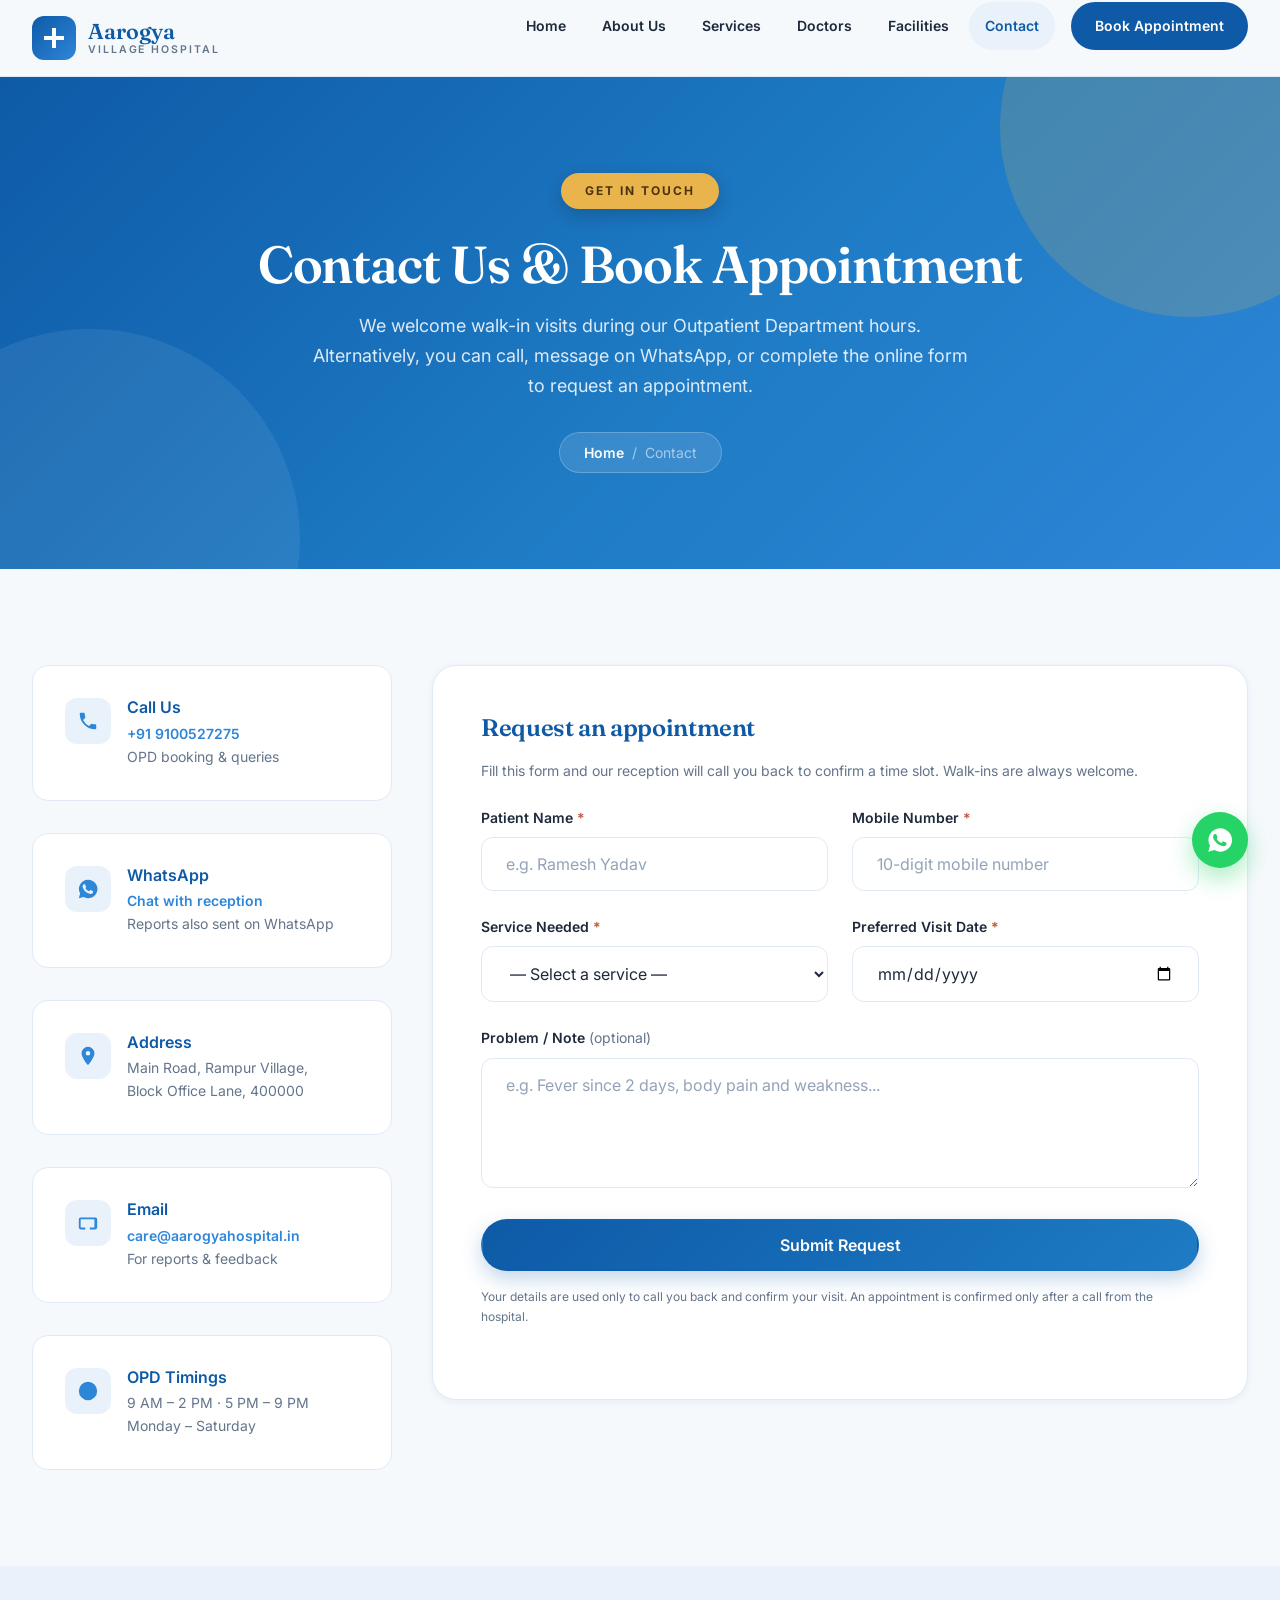
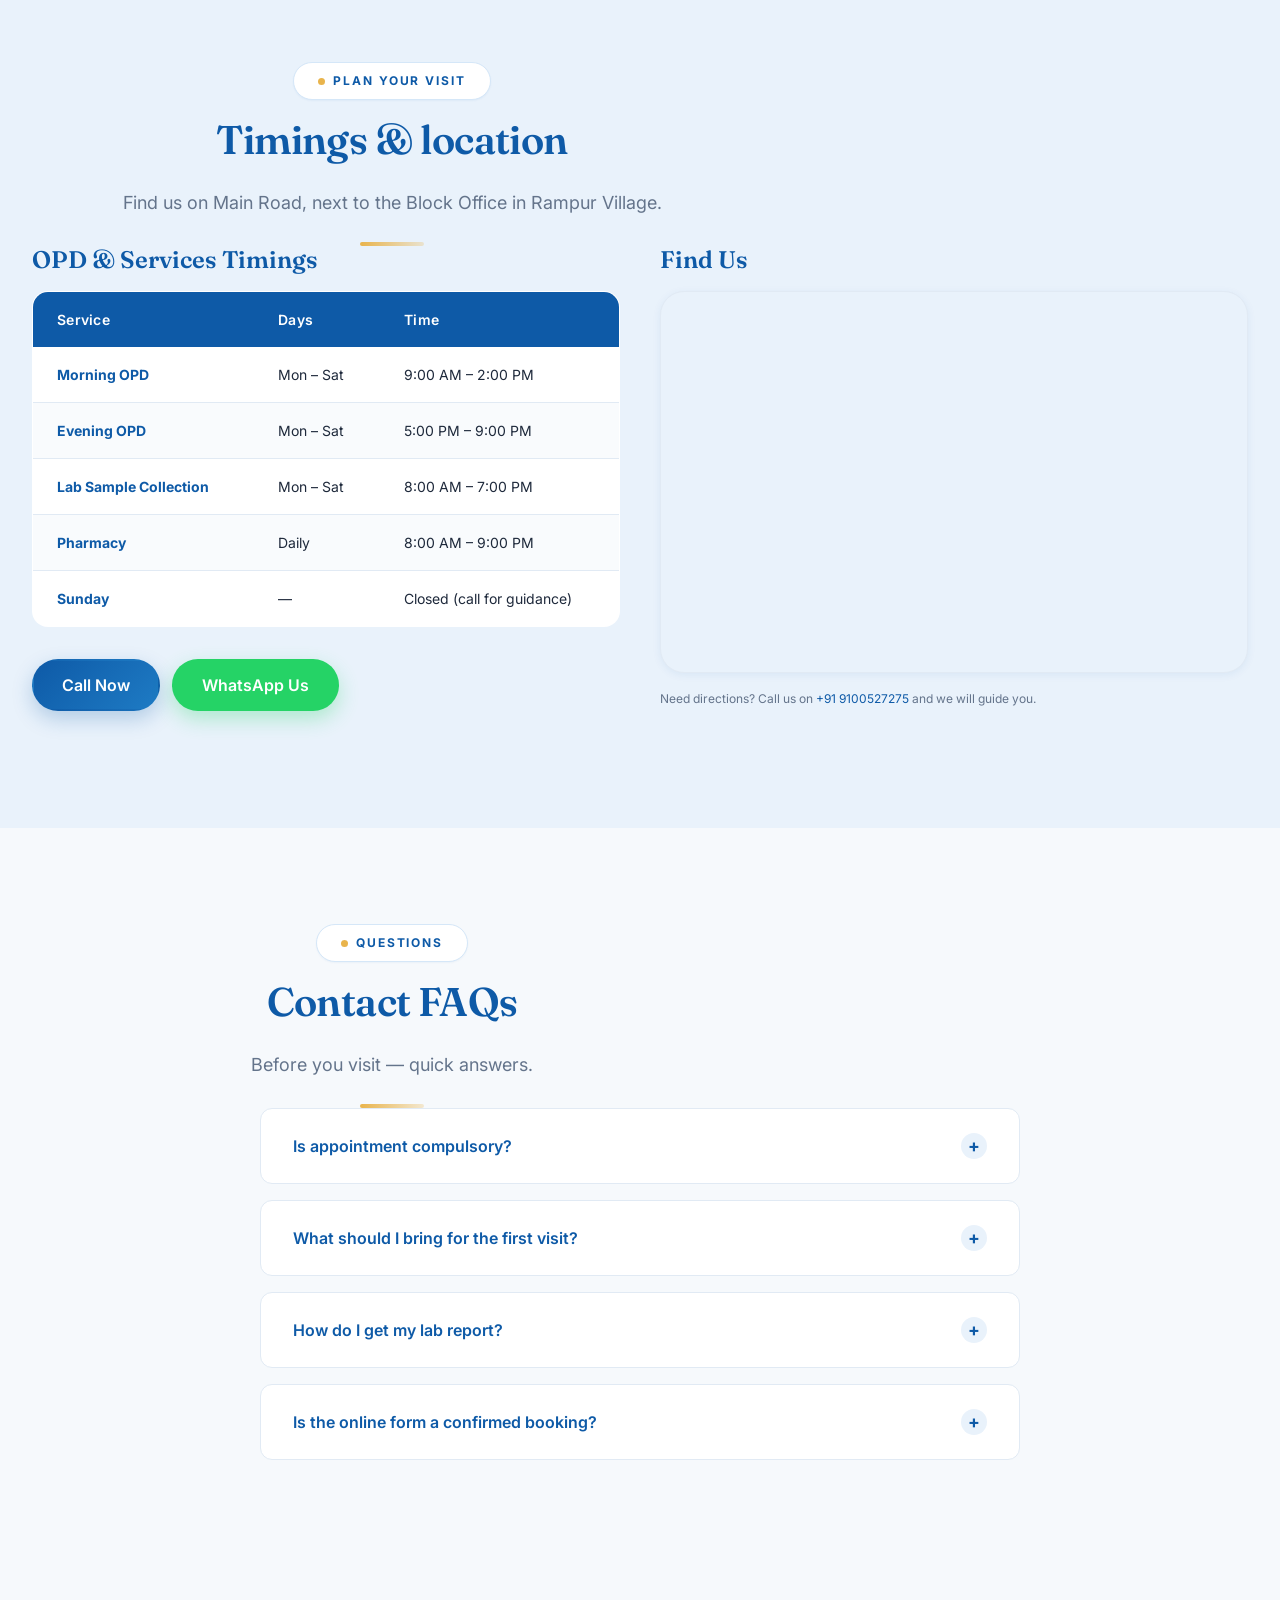
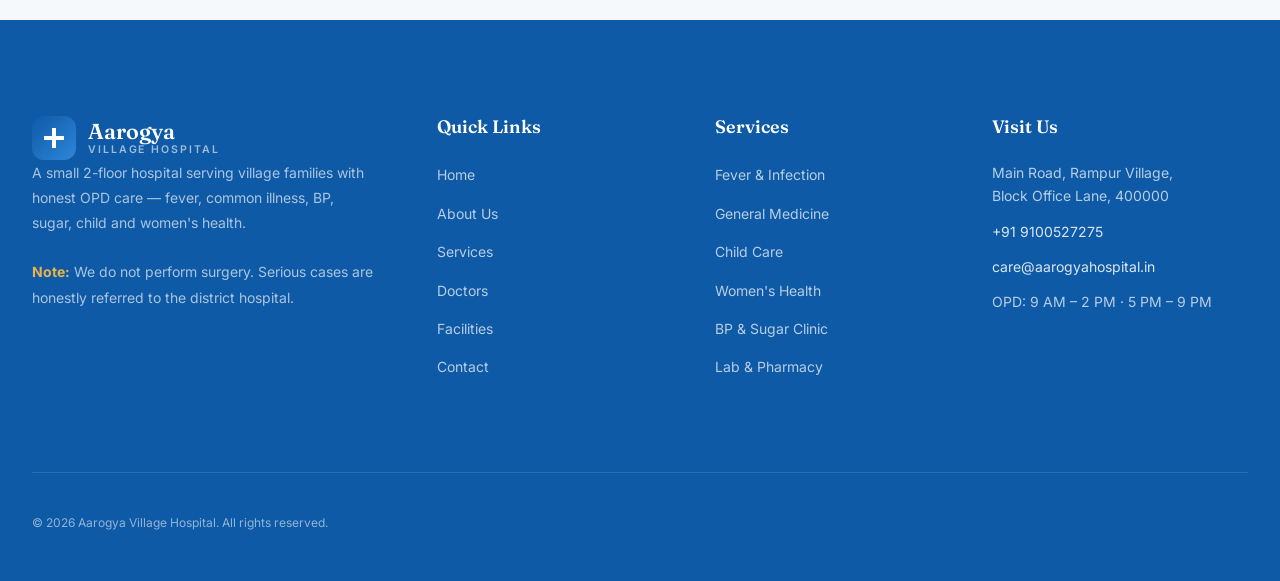
<file: contact.html>
<!DOCTYPE html>
<html lang="en">
<head>
  <meta charset="UTF-8" />
  <meta name="viewport" content="width=device-width, initial-scale=1.0" />
  <title>Contact &amp; Appointment | Aarogya Village Hospital</title>
  <meta name="description" content="Contact Aarogya Village Hospital — book an OPD appointment, get directions to Main Road Rampur Village, call +91 9100527275 or chat on WhatsApp. OPD 9 AM–2 PM &amp; 5–9 PM." />
  <meta name="keywords" content="book appointment village hospital, Aarogya hospital contact, hospital phone number, OPD timings" />
  <meta name="robots" content="index, follow" />
  <meta name="theme-color" content="#0E5AA7" />
  <link rel="preconnect" href="https://fonts.googleapis.com" />
  <link rel="preconnect" href="https://fonts.gstatic.com" crossorigin />
  <link href="https://fonts.googleapis.com/css2?family=Fraunces:opsz,wght@9..144,500;9..144,600;9..144,700&family=Inter:wght@400;500;600;700&display=swap" rel="stylesheet" />
  <link rel="stylesheet" href="styles.css" />
  <link rel="icon" type="image/svg+xml" href="data:image/svg+xml,%3Csvg xmlns='http://www.w3.org/2000/svg' viewBox='0 0 64 64'%3E%3Crect width='64' height='64' rx='14' fill='%230E5AA7'/%3E%3Cg fill='%23FFFFFF'%3E%3Crect x='27' y='14' width='10' height='36' rx='4'/%3E%3Crect x='14' y='27' width='36' height='10' rx='4'/%3E%3C/g%3E%3C/svg%3E" />
  <script>document.documentElement.classList.add('js');</script>
</head>
<body>

  <!-- ======================== HEADER ======================== -->
  <header class="header">
    <div class="container">
      <a href="index.html" class="logo" aria-label="Aarogya Village Hospital — Home">
        <div class="logo-mark" aria-hidden="true"><svg viewBox="0 0 24 24"><path d="M10 2h4v8h8v4h-8v8h-4v-8H2v-4h8z"/></svg></div>
        <div class="logo-text">Aarogya<small>Village Hospital</small></div>
      </a>
      <nav aria-label="Main navigation">
        <ul class="nav-menu">
          <li><a class="nav-link" href="index.html">Home</a></li>
          <li><a class="nav-link" href="about.html">About Us</a></li>
          <li><a class="nav-link" href="services.html">Services</a></li>
          <li><a class="nav-link" href="doctors.html">Doctors</a></li>
          <li><a class="nav-link" href="facilities.html">Facilities</a></li>
          <li><a class="nav-link nav-link--active" href="contact.html">Contact</a></li>
          <li><a class="nav-link nav-link--book" href="contact.html">Book Appointment</a></li>
        </ul>
      </nav>
      <button class="mobile-menu-btn" aria-label="Open menu" aria-controls="mobileNav"><span></span><span></span><span></span></button>
    </div>
  </header>

  <div class="mobile-overlay" id="mobileOverlay"></div>
  <nav class="mobile-nav" id="mobileNav" aria-label="Mobile navigation">
    <button class="mobile-nav__close" id="mobileNavClose" aria-label="Close menu">&#10005;</button>
    <ul class="mobile-nav__list">
      <li class="mobile-nav__item"><a href="index.html" class="mobile-nav__link">Home</a></li>
      <li class="mobile-nav__item"><a href="about.html" class="mobile-nav__link">About Us</a></li>
      <li class="mobile-nav__item"><a href="services.html" class="mobile-nav__link">Services</a></li>
      <li class="mobile-nav__item"><a href="doctors.html" class="mobile-nav__link">Doctors</a></li>
      <li class="mobile-nav__item"><a href="facilities.html" class="mobile-nav__link">Facilities</a></li>
      <li class="mobile-nav__item"><a href="contact.html" class="mobile-nav__link mobile-nav__link--active">Contact</a></li>
      <li class="mobile-nav__item"><a href="contact.html" class="mobile-nav__book">Book Appointment</a></li>
    </ul>
  </nav>

  <!-- ======================== PAGE HERO ======================== -->
  <section class="page-hero">
    <div class="container">
      <span class="eyebrow">Get In Touch</span>
      <h1>Contact Us &amp; Book Appointment</h1>
      <p>We welcome walk-in visits during our Outpatient Department hours. Alternatively, you can call, message on WhatsApp, or complete the online form to request an appointment.</p>
      <div class="breadcrumb"><a href="index.html">Home</a><span>/</span><span>Contact</span></div>
    </div>
  </section>

  <!-- ======================== CONTACT + FORM ======================== -->
  <section class="section">
    <div class="container">
      <div class="contact-layout">
        <!-- Info column -->
        <div class="contact-stack">
          <div class="info-card reveal">
            <div class="info-card__icon" aria-hidden="true">
              <svg viewBox="0 0 24 24"><path d="M6.6 10.8a15.1 15.1 0 0 0 6.6 6.6l2.2-2.2a1 1 0 0 1 1-.25 11.4 11.4 0 0 0 3.6.57 1 1 0 0 1 1 1V20a1 1 0 0 1-1 1A17 17 0 0 1 3 4a1 1 0 0 1 1-1h3.5a1 1 0 0 1 1 1c0 1.25.2 2.45.57 3.6a1 1 0 0 1-.25 1z"/></svg>
            </div>
            <div>
              <h4>Call Us</h4>
              <p><a href="tel:+919100527275">+91 9100527275</a><br />OPD booking &amp; queries</p>
            </div>
          </div>

          <div class="info-card reveal">
            <div class="info-card__icon" aria-hidden="true">
              <svg viewBox="0 0 24 24"><path d="M12 2a10 10 0 0 0-8.6 15L2 22l5.2-1.4A10 10 0 1 0 12 2zm5.3 14.1c-.2.6-1.3 1.2-1.8 1.2-.5.1-1 .2-3.4-.7-2.9-1.2-4.7-4.1-4.9-4.3-.1-.2-1.1-1.5-1.1-2.9s.7-2 1-2.3c.2-.3.5-.3.7-.3h.5c.2 0 .4 0 .6.5l.9 2.1c.1.2.1.4 0 .6l-.4.6c-.1.2-.3.3-.1.6.1.3.7 1.2 1.5 1.9 1 .9 1.9 1.2 2.2 1.3.2.1.4.1.6-.1l.8-1c.2-.2.4-.2.6-.1l2 1c.3.1.4.2.5.3.1.2.1.7-.1 1.3z"/></svg>
            </div>
            <div>
              <h4>WhatsApp</h4>
              <p><a href="https://wa.me/919100527275?text=Hello%2C%20I%20want%20to%20book%20an%20OPD%20visit" target="_blank" rel="noopener">Chat with reception</a><br />Reports also sent on WhatsApp</p>
            </div>
          </div>

          <div class="info-card reveal">
            <div class="info-card__icon" aria-hidden="true">
              <svg viewBox="0 0 24 24"><path d="M12 2a7 7 0 0 0-7 7c0 5.2 7 13 7 13s7-7.8 7-13a7 7 0 0 0-7-7zm0 9.5A2.5 2.5 0 1 1 12 6.5a2.5 2.5 0 0 1 0 5z"/></svg>
            </div>
            <div>
              <h4>Address</h4>
              <p>Main Road, Rampur Village,<br />Block Office Lane, 400000</p>
            </div>
          </div>

          <div class="info-card reveal">
            <div class="info-card__icon" aria-hidden="true">
              <svg viewBox="0 0 24 24"><path d="M4 6h16a2 2 0 0 1 2 2v9a2 2 0 0 1-2 2h-6v-2h5V8H4v9h5v2H4a2 2 0 0 1-2-2V8a2 2 0 0 1 2-2z"/></svg>
            </div>
            <div>
              <h4>Email</h4>
              <p><a href="mailto:care@aarogyahospital.in">care@aarogyahospital.in</a><br />For reports &amp; feedback</p>
            </div>
          </div>

          <div class="info-card reveal">
            <div class="info-card__icon" aria-hidden="true">
              <svg viewBox="0 0 24 24"><path d="M12 2a10 10 0 1 0 0 20 10 10 0 0 0 0-20zm1 10.6V7h-2v6.4l4.5 2.7 1-1.7z"/></svg>
            </div>
            <div>
              <h4>OPD Timings</h4>
              <p>9 AM – 2 PM · 5 PM – 9 PM<br />Monday – Saturday</p>
            </div>
          </div>
        </div>

        <!-- Form column -->
        <div class="contact-stack">
          <div class="form-card reveal">
            <h2>Request an appointment</h2>
            <p style="color:var(--muted); font-size:var(--fs-sm);">Fill this form and our reception will call you back to confirm a time slot. Walk-ins are always welcome.</p>

            <div class="alert alert--success" id="formAlert" role="status">
              <strong>Thank you - your request has been received.</strong>
              Please call <a href="tel:+919100527275">+91 9100527275</a> or WhatsApp us to confirm your visit.
            </div>

            <form id="appointmentForm" novalidate>
              <div class="form-row">
                <div class="form-group">
                  <label for="patientName">Patient Name <span class="req">*</span></label>
                  <input type="text" id="patientName" name="patientName" placeholder="e.g. Ramesh Yadav" autocomplete="name" />
                  <span class="error-msg"></span>
                </div>
                <div class="form-group">
                  <label for="phone">Mobile Number <span class="req">*</span></label>
                  <input type="tel" id="phone" name="phone" placeholder="10-digit mobile number" inputmode="numeric" autocomplete="tel" maxlength="13" />
                  <span class="error-msg"></span>
                </div>
              </div>

              <div class="form-row">
                <div class="form-group">
                  <label for="service">Service Needed <span class="req">*</span></label>
                  <select id="service" name="service">
                    <option value="">— Select a service —</option>
                    <option value="fever">Fever &amp; Infection Clinic</option>
                    <option value="general">General Medicine</option>
                    <option value="child">Child Care</option>
                    <option value="women">Women's Health</option>
                    <option value="bp">BP &amp; Sugar Clinic</option>
                    <option value="wound">Minor Wounds &amp; Dressing</option>
                    <option value="lab">Lab Tests</option>
                    <option value="pharmacy">Pharmacy Enquiry</option>
                  </select>
                  <span class="error-msg"></span>
                </div>
                <div class="form-group">
                  <label for="visitDate">Preferred Visit Date <span class="req">*</span></label>
                  <input type="date" id="visitDate" name="visitDate" />
                  <span class="error-msg"></span>
                </div>
              </div>

              <div class="form-group">
                <label for="message">Problem / Note <span style="color:var(--muted); font-weight:400;">(optional)</span></label>
                <textarea id="message" name="message" placeholder="e.g. Fever since 2 days, body pain and weakness..."></textarea>
                <span class="error-msg"></span>
              </div>

              <button type="submit" class="btn btn--primary btn--full">Submit Request</button>
              <p class="form-note">Your details are used only to call you back and confirm your visit. An appointment is confirmed only after a call from the hospital.</p>
            </form>
          </div>
        </div>
      </div>
    </div>
  </section>

  <!-- ======================== TIMINGS + MAP ======================== -->
  <section class="section section--tint">
    <div class="container">
      <div class="section-header reveal">
        <span class="eyebrow">Plan Your Visit</span>
        <h2>Timings &amp; location</h2>
        <p>Find us on Main Road, next to the Block Office in Rampur Village.</p>
      </div>
      <div class="grid-2">
        <div class="reveal">
          <h3>OPD &amp; Services Timings</h3>
          <table class="timings" style="margin-top:var(--sp-4);">
            <thead>
              <tr><th>Service</th><th>Days</th><th>Time</th></tr>
            </thead>
            <tbody>
              <tr><td><strong>Morning OPD</strong></td><td>Mon – Sat</td><td>9:00 AM – 2:00 PM</td></tr>
              <tr><td><strong>Evening OPD</strong></td><td>Mon – Sat</td><td>5:00 PM – 9:00 PM</td></tr>
              <tr><td><strong>Lab Sample Collection</strong></td><td>Mon – Sat</td><td>8:00 AM – 7:00 PM</td></tr>
              <tr><td><strong>Pharmacy</strong></td><td>Daily</td><td>8:00 AM – 9:00 PM</td></tr>
              <tr><td><strong>Sunday</strong></td><td>—</td><td>Closed (call for guidance)</td></tr>
            </tbody>
          </table>
          <div style="display:flex; gap:var(--sp-3); flex-wrap:wrap; margin-top:var(--sp-6);">
            <a href="tel:+919100527275" class="btn btn--primary">Call Now</a>
            <a href="https://wa.me/919100527275?text=Hello%2C%20I%20want%20to%20book%20an%20OPD%20visit" target="_blank" rel="noopener" class="btn btn--whatsapp">WhatsApp Us</a>
          </div>
        </div>
        <div class="reveal">
          <h3>Find Us</h3>
          <div class="map-wrap" style="margin-top:var(--sp-4);">
            <iframe
              src="https://www.openstreetmap.org/export/embed.html?bbox=72.80%2C19.00%2C72.90%2C19.10&amp;layer=mapnik&amp;marker=19.05%2C72.85"
              title="Map showing Rampur Village location"
              loading="lazy"
              referrerpolicy="no-referrer-when-downgrade"></iframe>
          </div>
          <p class="form-note">Need directions? Call us on <a href="tel:+919100527275">+91 9100527275</a> and we will guide you.</p>
        </div>
      </div>
    </div>
  </section>

  <!-- ======================== FAQ ======================== -->
  <section class="section">
    <div class="container">
      <div class="section-header reveal">
        <span class="eyebrow">Questions</span>
        <h2>Contact FAQs</h2>
        <p>Before you visit — quick answers.</p>
      </div>
      <div class="faq-list">
        <div class="faq-item reveal">
          <button class="faq-question" type="button" aria-expanded="false">
            Is appointment compulsory?
            <span class="faq-toggle" aria-hidden="true">+</span>
          </button>
          <div class="faq-answer">No. Walk-ins are welcome during OPD hours. Booking a slot only helps reduce your waiting time, especially in the evening session.</div>
        </div>
        <div class="faq-item reveal">
          <button class="faq-question" type="button" aria-expanded="false">
            What should I bring for the first visit?
            <span class="faq-toggle" aria-hidden="true">+</span>
          </button>
          <div class="faq-answer">Any old prescriptions, previous test reports and a list of medicines you currently take. For children, bring the vaccination card if available.</div>
        </div>
        <div class="faq-item reveal">
          <button class="faq-question" type="button" aria-expanded="false">
            How do I get my lab report?
            <span class="faq-toggle" aria-hidden="true">+</span>
          </button>
          <div class="faq-answer">Reports are handed over at the reception during your visit, or sent on WhatsApp if you share your number with the lab technician.</div>
        </div>
        <div class="faq-item reveal">
          <button class="faq-question" type="button" aria-expanded="false">
            Is the online form a confirmed booking?
            <span class="faq-toggle" aria-hidden="true">+</span>
          </button>
          <div class="faq-answer">No. An appointment is confirmed only after our reception calls you back on the number you provide. If you need an urgent slot, call <a href="tel:+919100527275">+91 9100527275</a> directly.</div>
        </div>
      </div>
    </div>
  </section>

  <!-- ======================== FOOTER ======================== -->
  <footer class="footer">
    <div class="container">
      <div class="footer-grid">
        <div class="footer__brand">
          <a href="index.html" class="logo" aria-label="Aarogya Village Hospital">
            <div class="logo-mark" aria-hidden="true"><svg viewBox="0 0 24 24"><path d="M10 2h4v8h8v4h-8v8h-4v-8H2v-4h8z"/></svg></div>
            <div class="logo-text">Aarogya<small>Village Hospital</small></div>
          </a>
          <p>A small 2-floor hospital serving village families with honest OPD care — fever, common illness, BP, sugar, child and women's health.</p>
          <p style="font-size:var(--fs-sm);"><strong style="color:var(--accent);">Note:</strong> We do not perform surgery. Serious cases are honestly referred to the district hospital.</p>
        </div>
        <div>
          <h4 class="footer__heading">Quick Links</h4>
          <ul class="footer-links">
            <li><a href="index.html">Home</a></li>
            <li><a href="about.html">About Us</a></li>
            <li><a href="services.html">Services</a></li>
            <li><a href="doctors.html">Doctors</a></li>
            <li><a href="facilities.html">Facilities</a></li>
            <li><a href="contact.html">Contact</a></li>
          </ul>
        </div>
        <div>
          <h4 class="footer__heading">Services</h4>
          <ul class="footer-links">
            <li><a href="services.html">Fever &amp; Infection</a></li>
            <li><a href="services.html">General Medicine</a></li>
            <li><a href="services.html">Child Care</a></li>
            <li><a href="services.html">Women's Health</a></li>
            <li><a href="services.html">BP &amp; Sugar Clinic</a></li>
            <li><a href="services.html">Lab &amp; Pharmacy</a></li>
          </ul>
        </div>
        <div>
          <h4 class="footer__heading">Visit Us</h4>
          <ul class="footer-links footer-contact">
            <li>Main Road, Rampur Village,<br />Block Office Lane, 400000</li>
            <li><a href="tel:+919100527275">+91 9100527275</a></li>
            <li><a href="mailto:care@aarogyahospital.in">care@aarogyahospital.in</a></li>
            <li>OPD: 9 AM – 2 PM · 5 PM – 9 PM</li>
          </ul>
        </div>
      </div>
      <div class="footer-bottom">
        <p>&copy; <span id="currentYear">2026</span> Aarogya Village Hospital. All rights reserved.</p>
        
      </div>
    </div>
  </footer>

  <a class="fab-whatsapp" href="https://wa.me/919100527275?text=Hello%2C%20I%20want%20to%20book%20an%20OPD%20visit" target="_blank" rel="noopener" aria-label="Chat on WhatsApp">
    <svg viewBox="0 0 24 24"><path d="M12 2a10 10 0 0 0-8.6 15L2 22l5.2-1.4A10 10 0 1 0 12 2zm5.3 14.1c-.2.6-1.3 1.2-1.8 1.2-.5.1-1 .2-3.4-.7-2.9-1.2-4.7-4.1-4.9-4.3-.1-.2-1.1-1.5-1.1-2.9s.7-2 1-2.3c.2-.3.5-.3.7-.3h.5c.2 0 .4 0 .6.5l.9 2.1c.1.2.1.4 0 .6l-.4.6c-.1.2-.3.3-.1.6.1.3.7 1.2 1.5 1.9 1 .9 1.9 1.2 2.2 1.3.2.1.4.1.6-.1l.8-1c.2-.2.4-.2.6-.1l2 1c.3.1.4.2.5.3.1.2.1.7-.1 1.3z"/></svg>
  </a>

  <script src="app.js"></script>
</body>
</html>
</file>
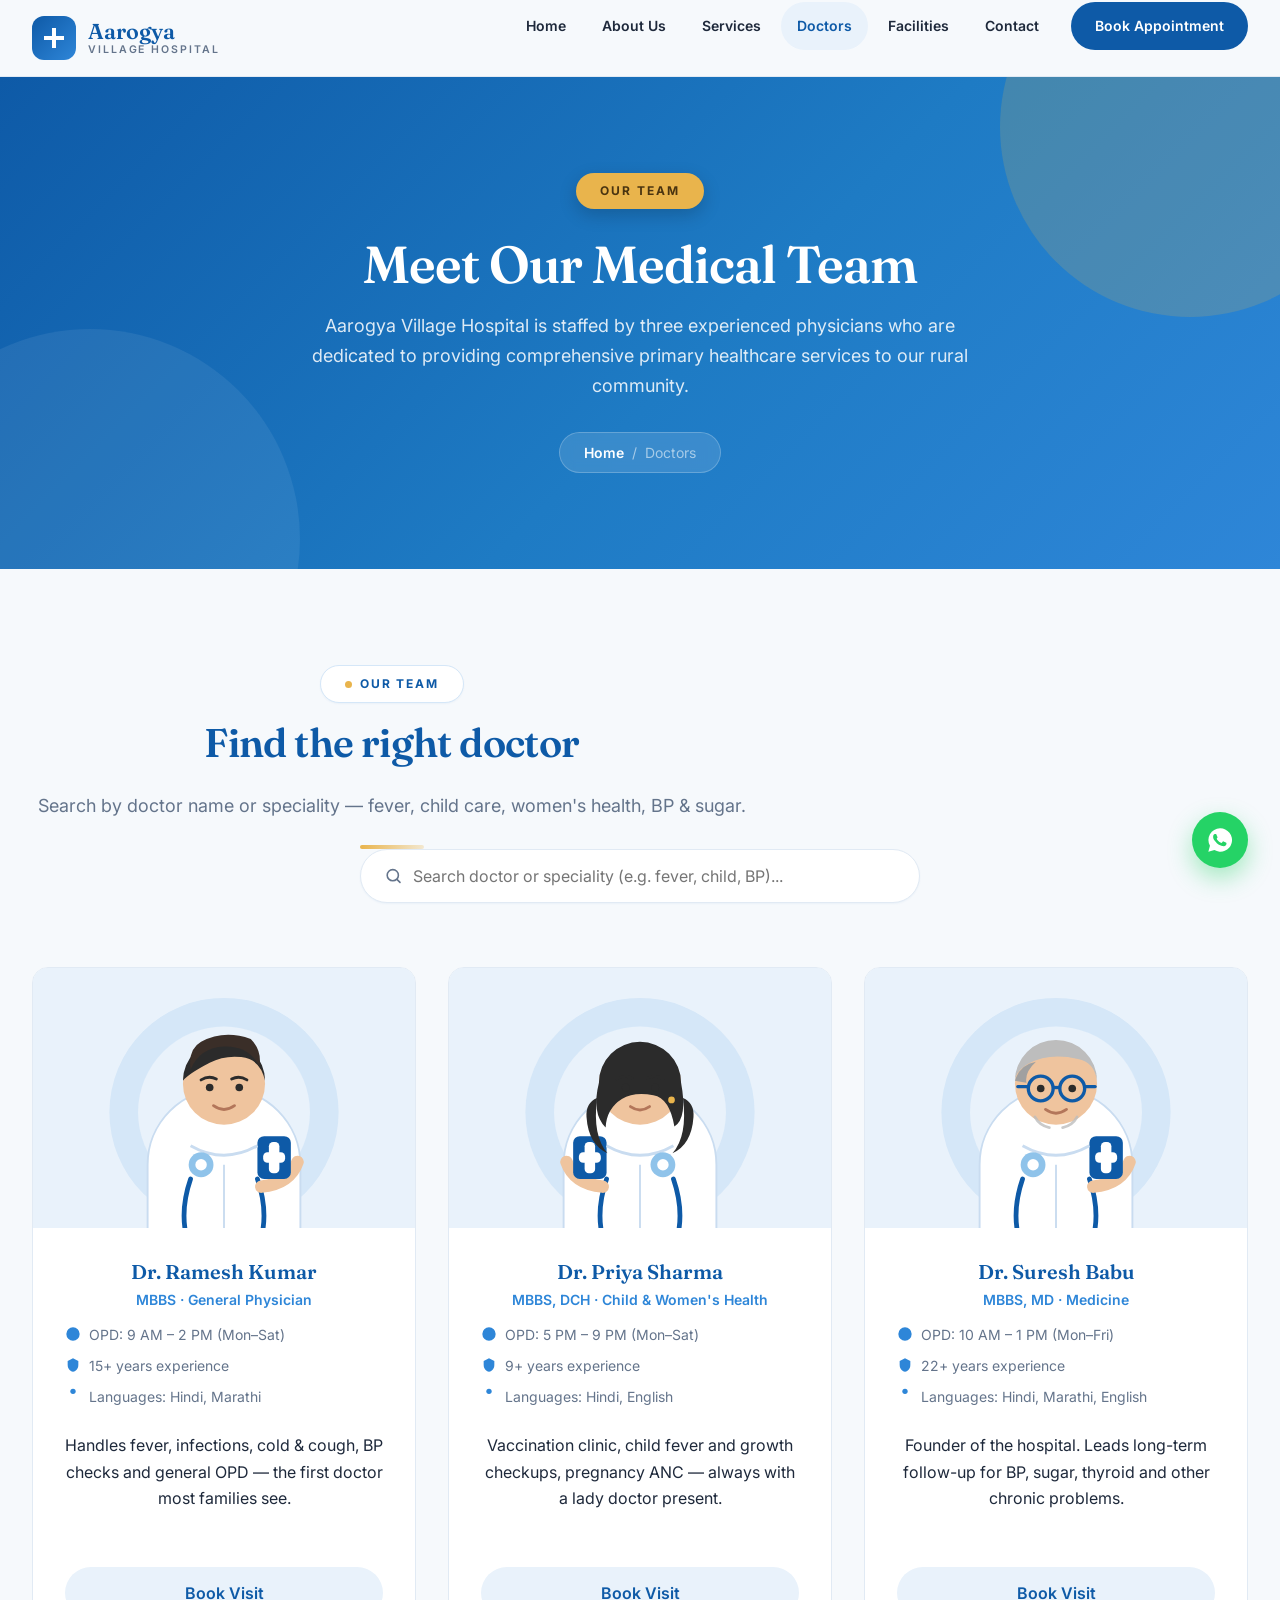
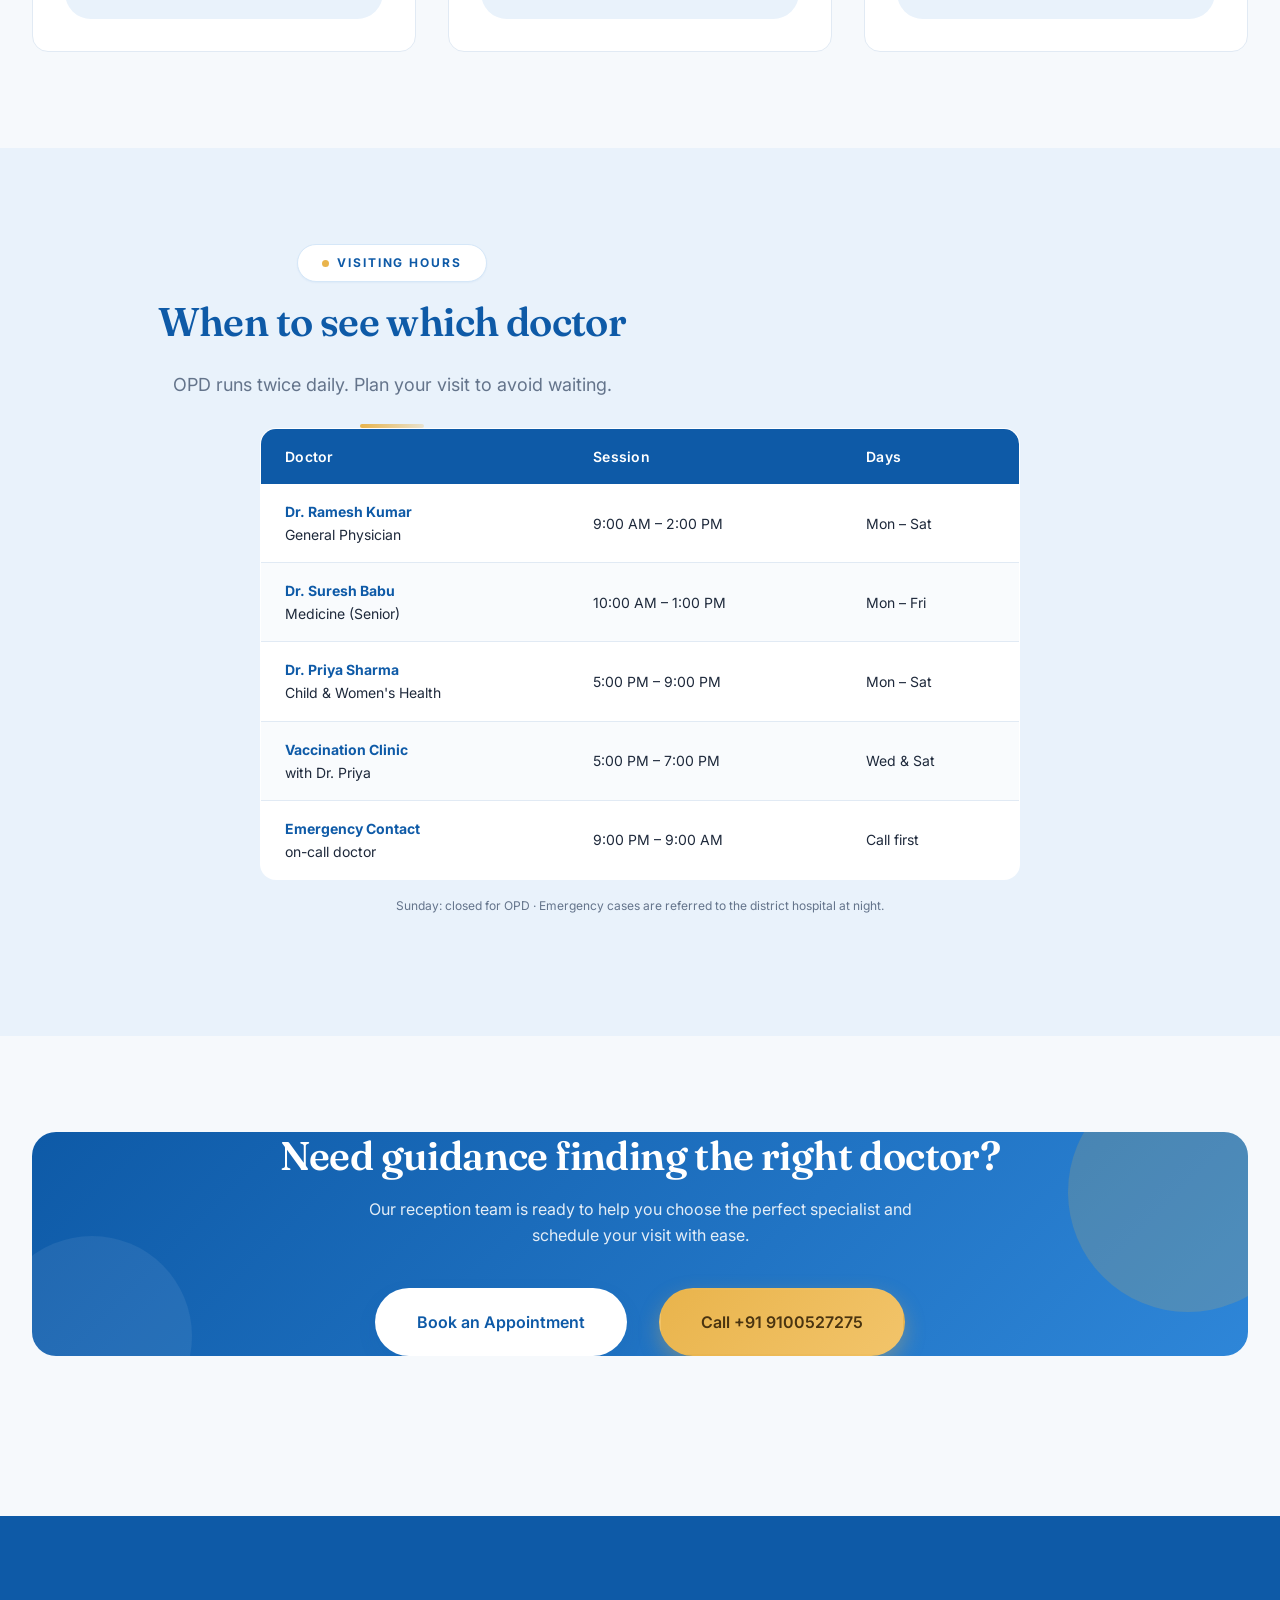
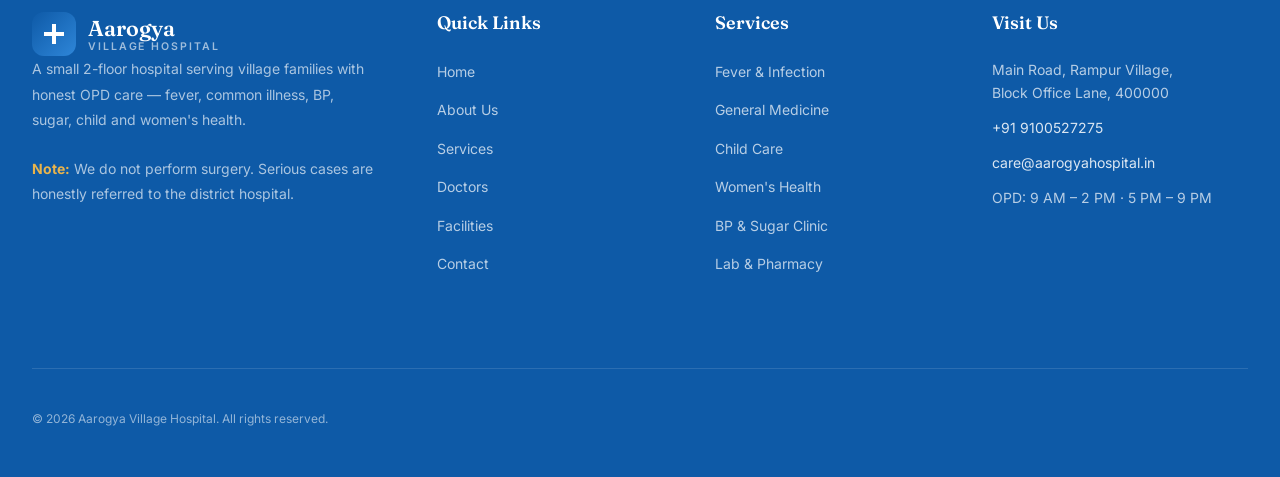
<file: doctors.html>
<!DOCTYPE html>
<html lang="en">
<head>
  <meta charset="UTF-8" />
  <meta name="viewport" content="width=device-width, initial-scale=1.0" />
  <title>Our Doctors | Aarogya Village Hospital</title>
  <meta name="description" content="Meet the doctors of Aarogya Village Hospital — general physician, child &amp; women's health doctor and senior medicine specialist, with OPD timings and visiting hours." />
  <meta name="keywords" content="village hospital doctors, general physician, child doctor, lady doctor, BP sugar specialist" />
  <meta name="robots" content="index, follow" />
  <meta name="theme-color" content="#0E5AA7" />
  <link rel="preconnect" href="https://fonts.googleapis.com" />
  <link rel="preconnect" href="https://fonts.gstatic.com" crossorigin />
  <link href="https://fonts.googleapis.com/css2?family=Fraunces:opsz,wght@9..144,500;9..144,600;9..144,700&family=Inter:wght@400;500;600;700&display=swap" rel="stylesheet" />
  <link rel="stylesheet" href="styles.css" />
  <link rel="icon" type="image/svg+xml" href="data:image/svg+xml,%3Csvg xmlns='http://www.w3.org/2000/svg' viewBox='0 0 64 64'%3E%3Crect width='64' height='64' rx='14' fill='%230E5AA7'/%3E%3Cg fill='%23FFFFFF'%3E%3Crect x='27' y='14' width='10' height='36' rx='4'/%3E%3Crect x='14' y='27' width='36' height='10' rx='4'/%3E%3C/g%3E%3C/svg%3E" />
  <script>document.documentElement.classList.add('js');</script>
</head>
<body>

  <!-- ======================== HEADER ======================== -->
  <header class="header">
    <div class="container">
      <a href="index.html" class="logo" aria-label="Aarogya Village Hospital — Home">
        <div class="logo-mark" aria-hidden="true"><svg viewBox="0 0 24 24"><path d="M10 2h4v8h8v4h-8v8h-4v-8H2v-4h8z"/></svg></div>
        <div class="logo-text">Aarogya<small>Village Hospital</small></div>
      </a>
      <nav aria-label="Main navigation">
        <ul class="nav-menu">
          <li><a class="nav-link" href="index.html">Home</a></li>
          <li><a class="nav-link" href="about.html">About Us</a></li>
          <li><a class="nav-link" href="services.html">Services</a></li>
          <li><a class="nav-link nav-link--active" href="doctors.html">Doctors</a></li>
          <li><a class="nav-link" href="facilities.html">Facilities</a></li>
          <li><a class="nav-link" href="contact.html">Contact</a></li>
          <li><a class="nav-link nav-link--book" href="contact.html">Book Appointment</a></li>
        </ul>
      </nav>
      <button class="mobile-menu-btn" aria-label="Open menu" aria-controls="mobileNav"><span></span><span></span><span></span></button>
    </div>
  </header>

  <div class="mobile-overlay" id="mobileOverlay"></div>
  <nav class="mobile-nav" id="mobileNav" aria-label="Mobile navigation">
    <button class="mobile-nav__close" id="mobileNavClose" aria-label="Close menu">&#10005;</button>
    <ul class="mobile-nav__list">
      <li class="mobile-nav__item"><a href="index.html" class="mobile-nav__link">Home</a></li>
      <li class="mobile-nav__item"><a href="about.html" class="mobile-nav__link">About Us</a></li>
      <li class="mobile-nav__item"><a href="services.html" class="mobile-nav__link">Services</a></li>
      <li class="mobile-nav__item"><a href="doctors.html" class="mobile-nav__link mobile-nav__link--active">Doctors</a></li>
      <li class="mobile-nav__item"><a href="facilities.html" class="mobile-nav__link">Facilities</a></li>
      <li class="mobile-nav__item"><a href="contact.html" class="mobile-nav__link">Contact</a></li>
      <li class="mobile-nav__item"><a href="contact.html" class="mobile-nav__book">Book Appointment</a></li>
    </ul>
  </nav>

  <!-- ======================== PAGE HERO ======================== -->
  <section class="page-hero">
    <div class="container">
      <span class="eyebrow">Our Team</span>
      <h1>Meet Our Medical Team</h1>
      <p>Aarogya Village Hospital is staffed by three experienced physicians who are dedicated to providing comprehensive primary healthcare services to our rural community.</p>
      <div class="breadcrumb"><a href="index.html">Home</a><span>/</span><span>Doctors</span></div>
    </div>
  </section>

  <!-- ======================== SEARCH + DOCTORS ======================== -->
  <section class="section">
    <div class="container">
      <div class="section-header reveal">
        <span class="eyebrow">Our Team</span>
        <h2>Find the right doctor</h2>
        <p>Search by doctor name or speciality — fever, child care, women's health, BP &amp; sugar.</p>
      </div>

      <div class="search-box reveal">
        <svg viewBox="0 0 24 24" fill="none" stroke="currentColor" stroke-width="2" stroke-linecap="round" aria-hidden="true"><circle cx="11" cy="11" r="7"/><path d="m20 20-3.5-3.5"/></svg>
        <input type="search" id="doctorSearch" placeholder="Search doctor or speciality (e.g. fever, child, BP)..." aria-label="Search doctors" />
      </div>

      <div class="doctor-grid">
        <article class="doctor-card reveal" data-name="Dr. Ramesh Kumar" data-spec="General Physician Fever Infection BP">
          <div class="doctor-card__media"><img src="assets/images/doctor-ramesh.svg" alt="Portrait of Dr. Ramesh Kumar, general physician" loading="lazy" width="800" height="600" /></div>
          <div class="doctor-card__body">
            <h3>Dr. Ramesh Kumar</h3>
            <div class="doctor-card__spec">MBBS · General Physician</div>
            <ul class="doctor-card__meta">
              <li><svg viewBox="0 0 24 24"><path d="M12 2a10 10 0 1 0 0 20 10 10 0 0 0 0-20zm1 10.6V7h-2v6.4l4.5 2.7 1-1.7z"/></svg>OPD: 9 AM – 2 PM (Mon–Sat)</li>
              <li><svg viewBox="0 0 24 24"><path d="M12 2 4 6v6c0 5 3.4 9.7 8 10 4.6-.3 8-5 8-10V6z"/></svg>15+ years experience</li>
              <li><svg viewBox="0 0 24 24"><path d="M12 1a4 4 0 0 1 4 4 4 4 0 0 1-4 4 4 4 0 0 1-4-4 4 4 0 0 1 4-4z"/></svg>Languages: Hindi, Marathi</li>
            </ul>
            <p>Handles fever, infections, cold &amp; cough, BP checks and general OPD — the first doctor most families see.</p>
          </div>
          <div class="doctor-card__foot"><a href="contact.html" class="btn btn--soft btn--full">Book Visit</a></div>
        </article>

        <article class="doctor-card reveal" data-name="Dr. Priya Sharma" data-spec="Child Care Women Health Vaccination Pregnancy ANC">
          <div class="doctor-card__media"><img src="assets/images/doctor-priya.svg" alt="Portrait of Dr. Priya Sharma, child and women's health doctor" loading="lazy" width="800" height="600" /></div>
          <div class="doctor-card__body">
            <h3>Dr. Priya Sharma</h3>
            <div class="doctor-card__spec">MBBS, DCH · Child &amp; Women's Health</div>
            <ul class="doctor-card__meta">
              <li><svg viewBox="0 0 24 24"><path d="M12 2a10 10 0 1 0 0 20 10 10 0 0 0 0-20zm1 10.6V7h-2v6.4l4.5 2.7 1-1.7z"/></svg>OPD: 5 PM – 9 PM (Mon–Sat)</li>
              <li><svg viewBox="0 0 24 24"><path d="M12 2 4 6v6c0 5 3.4 9.7 8 10 4.6-.3 8-5 8-10V6z"/></svg>9+ years experience</li>
              <li><svg viewBox="0 0 24 24"><path d="M12 1a4 4 0 0 1 4 4 4 4 0 0 1-4 4 4 4 0 0 1-4-4 4 4 0 0 1 4-4z"/></svg>Languages: Hindi, English</li>
            </ul>
            <p>Vaccination clinic, child fever and growth checkups, pregnancy ANC — always with a lady doctor present.</p>
          </div>
          <div class="doctor-card__foot"><a href="contact.html" class="btn btn--soft btn--full">Book Visit</a></div>
        </article>

        <article class="doctor-card reveal" data-name="Dr. Suresh Babu" data-spec="Senior Medicine MD BP Sugar Diabetes Thyroid">
          <div class="doctor-card__media"><img src="assets/images/doctor-suresh.svg" alt="Portrait of Dr. Suresh Babu, senior medicine specialist" loading="lazy" width="800" height="600" /></div>
          <div class="doctor-card__body">
            <h3>Dr. Suresh Babu</h3>
            <div class="doctor-card__spec">MBBS, MD · Medicine</div>
            <ul class="doctor-card__meta">
              <li><svg viewBox="0 0 24 24"><path d="M12 2a10 10 0 1 0 0 20 10 10 0 0 0 0-20zm1 10.6V7h-2v6.4l4.5 2.7 1-1.7z"/></svg>OPD: 10 AM – 1 PM (Mon–Fri)</li>
              <li><svg viewBox="0 0 24 24"><path d="M12 2 4 6v6c0 5 3.4 9.7 8 10 4.6-.3 8-5 8-10V6z"/></svg>22+ years experience</li>
              <li><svg viewBox="0 0 24 24"><path d="M12 1a4 4 0 0 1 4 4 4 4 0 0 1-4 4 4 4 0 0 1-4-4 4 4 0 0 1 4-4z"/></svg>Languages: Hindi, Marathi, English</li>
            </ul>
            <p>Founder of the hospital. Leads long-term follow-up for BP, sugar, thyroid and other chronic problems.</p>
          </div>
          <div class="doctor-card__foot"><a href="contact.html" class="btn btn--soft btn--full">Book Visit</a></div>
        </article>
      </div>

      <p id="doctorEmpty" class="text-center" style="display:none; margin-top:var(--sp-8); color:var(--muted);">
        No doctor matches that search. Try "fever", "child", "women" or "BP" — or <a href="contact.html">call us at +91 9100527275</a>.
      </p>
    </div>
  </section>

  <!-- ======================== VISITING HOURS ======================== -->
  <section class="section section--tint">
    <div class="container">
      <div class="section-header reveal">
        <span class="eyebrow">Visiting Hours</span>
        <h2>When to see which doctor</h2>
        <p>OPD runs twice daily. Plan your visit to avoid waiting.</p>
      </div>
      <div class="reveal" style="max-width:760px; margin:0 auto;">
        <table class="timings">
          <thead>
            <tr><th>Doctor</th><th>Session</th><th>Days</th></tr>
          </thead>
          <tbody>
            <tr><td><strong>Dr. Ramesh Kumar</strong><br />General Physician</td><td>9:00 AM – 2:00 PM</td><td>Mon – Sat</td></tr>
            <tr><td><strong>Dr. Suresh Babu</strong><br />Medicine (Senior)</td><td>10:00 AM – 1:00 PM</td><td>Mon – Fri</td></tr>
            <tr><td><strong>Dr. Priya Sharma</strong><br />Child &amp; Women's Health</td><td>5:00 PM – 9:00 PM</td><td>Mon – Sat</td></tr>
            <tr><td><strong>Vaccination Clinic</strong><br />with Dr. Priya</td><td>5:00 PM – 7:00 PM</td><td>Wed &amp; Sat</td></tr>
            <tr><td><strong>Emergency Contact</strong><br />on-call doctor</td><td>9:00 PM – 9:00 AM</td><td>Call first</td></tr>
          </tbody>
        </table>
        <p class="form-note text-center" style="margin-top:var(--sp-4);">Sunday: closed for OPD · Emergency cases are referred to the district hospital at night.</p>
      </div>
    </div>
  </section>

  <!-- ======================== CTA ======================== -->
  <section class="section">
    <div class="container">
      <div class="cta-banner reveal">
        <h2>Need guidance finding the right doctor?</h2>
        <p>Our reception team is ready to help you choose the perfect specialist and schedule your visit with ease.</p>
        <div style="display:flex; gap:var(--sp-6); justify-content:center; flex-wrap:wrap;">
          <a href="contact.html" class="btn btn--white" style="padding: var(--sp-5) var(--sp-8); font-size: var(--fs-base);">Book an Appointment</a>
          <a href="tel:+919100527275" class="btn btn--accent" style="padding: var(--sp-5) var(--sp-8); font-size: var(--fs-base);">Call +91 9100527275</a>
        </div>
      </div>
    </div>
  </section>

  <!-- ======================== FOOTER ======================== -->
  <footer class="footer">
    <div class="container">
      <div class="footer-grid">
        <div class="footer__brand">
          <a href="index.html" class="logo" aria-label="Aarogya Village Hospital">
            <div class="logo-mark" aria-hidden="true"><svg viewBox="0 0 24 24"><path d="M10 2h4v8h8v4h-8v8h-4v-8H2v-4h8z"/></svg></div>
            <div class="logo-text">Aarogya<small>Village Hospital</small></div>
          </a>
          <p>A small 2-floor hospital serving village families with honest OPD care — fever, common illness, BP, sugar, child and women's health.</p>
          <p style="font-size:var(--fs-sm);"><strong style="color:var(--accent);">Note:</strong> We do not perform surgery. Serious cases are honestly referred to the district hospital.</p>
        </div>
        <div>
          <h4 class="footer__heading">Quick Links</h4>
          <ul class="footer-links">
            <li><a href="index.html">Home</a></li>
            <li><a href="about.html">About Us</a></li>
            <li><a href="services.html">Services</a></li>
            <li><a href="doctors.html">Doctors</a></li>
            <li><a href="facilities.html">Facilities</a></li>
            <li><a href="contact.html">Contact</a></li>
          </ul>
        </div>
        <div>
          <h4 class="footer__heading">Services</h4>
          <ul class="footer-links">
            <li><a href="services.html">Fever &amp; Infection</a></li>
            <li><a href="services.html">General Medicine</a></li>
            <li><a href="services.html">Child Care</a></li>
            <li><a href="services.html">Women's Health</a></li>
            <li><a href="services.html">BP &amp; Sugar Clinic</a></li>
            <li><a href="services.html">Lab &amp; Pharmacy</a></li>
          </ul>
        </div>
        <div>
          <h4 class="footer__heading">Visit Us</h4>
          <ul class="footer-links footer-contact">
            <li>Main Road, Rampur Village,<br />Block Office Lane, 400000</li>
            <li><a href="tel:+919100527275">+91 9100527275</a></li>
            <li><a href="mailto:care@aarogyahospital.in">care@aarogyahospital.in</a></li>
            <li>OPD: 9 AM – 2 PM · 5 PM – 9 PM</li>
          </ul>
        </div>
      </div>
      <div class="footer-bottom">
        <p>&copy; <span id="currentYear">2026</span> Aarogya Village Hospital. All rights reserved.</p>
        
      </div>
    </div>
  </footer>

  <a class="fab-whatsapp" href="https://wa.me/919100527275?text=Hello%2C%20I%20want%20to%20book%20an%20OPD%20visit" target="_blank" rel="noopener" aria-label="Chat on WhatsApp">
    <svg viewBox="0 0 24 24"><path d="M12 2a10 10 0 0 0-8.6 15L2 22l5.2-1.4A10 10 0 1 0 12 2zm5.3 14.1c-.2.6-1.3 1.2-1.8 1.2-.5.1-1 .2-3.4-.7-2.9-1.2-4.7-4.1-4.9-4.3-.1-.2-1.1-1.5-1.1-2.9s.7-2 1-2.3c.2-.3.5-.3.7-.3h.5c.2 0 .4 0 .6.5l.9 2.1c.1.2.1.4 0 .6l-.4.6c-.1.2-.3.3-.1.6.1.3.7 1.2 1.5 1.9 1 .9 1.9 1.2 2.2 1.3.2.1.4.1.6-.1l.8-1c.2-.2.4-.2.6-.1l2 1c.3.1.4.2.5.3.1.2.1.7-.1 1.3z"/></svg>
  </a>

  <script src="app.js"></script>
</body>
</html>
</file>
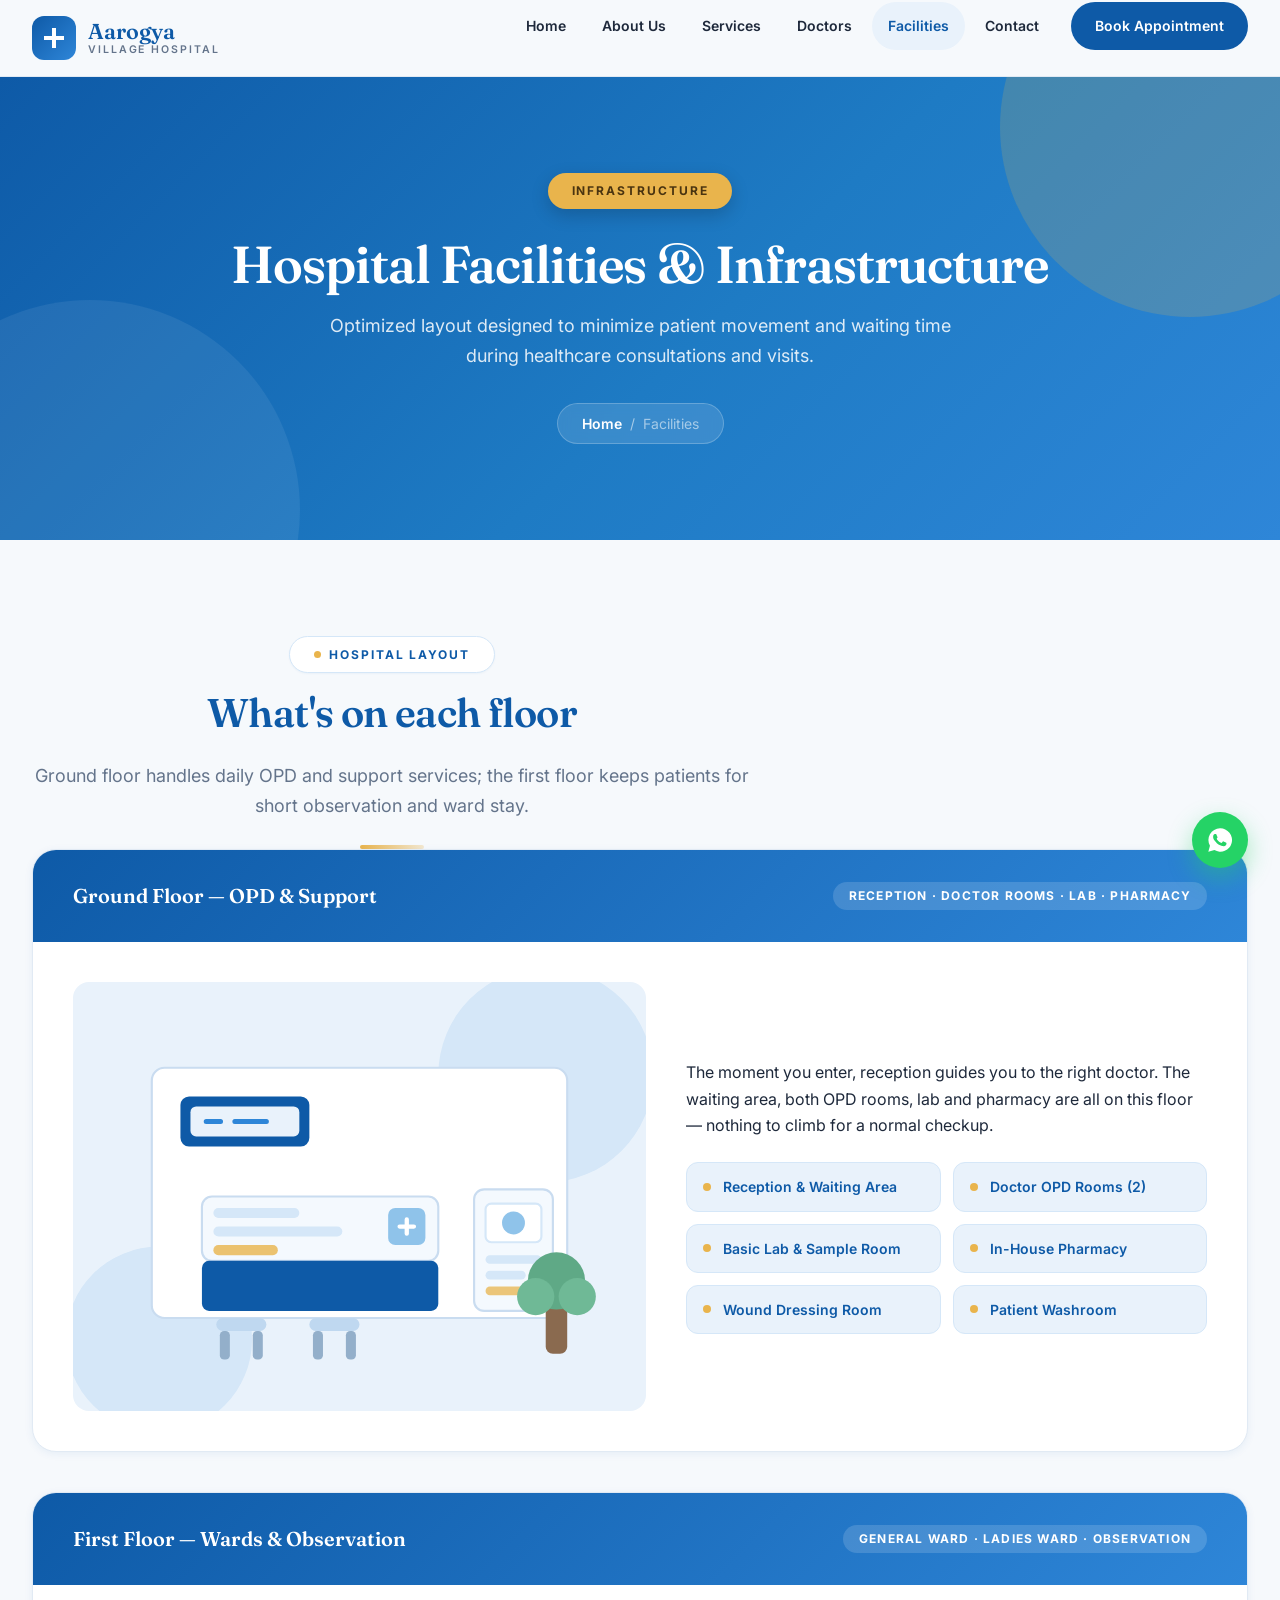
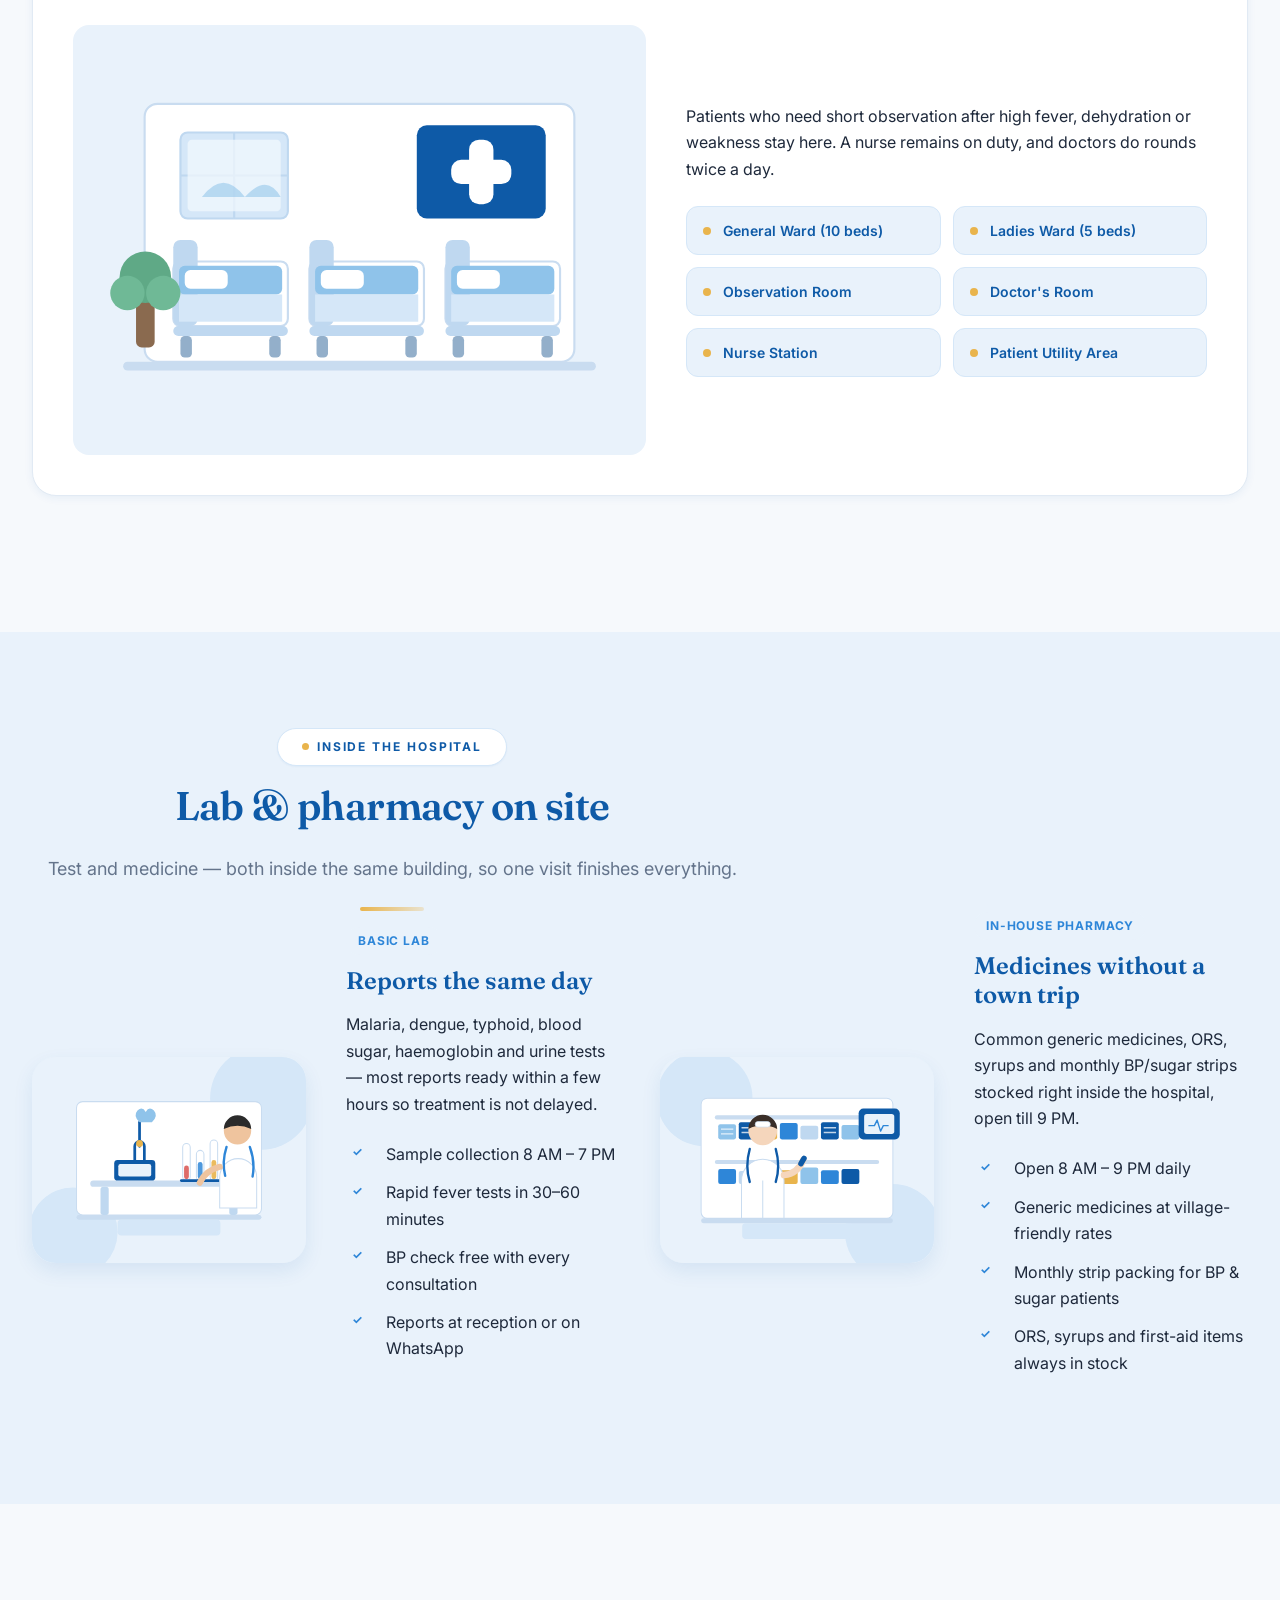
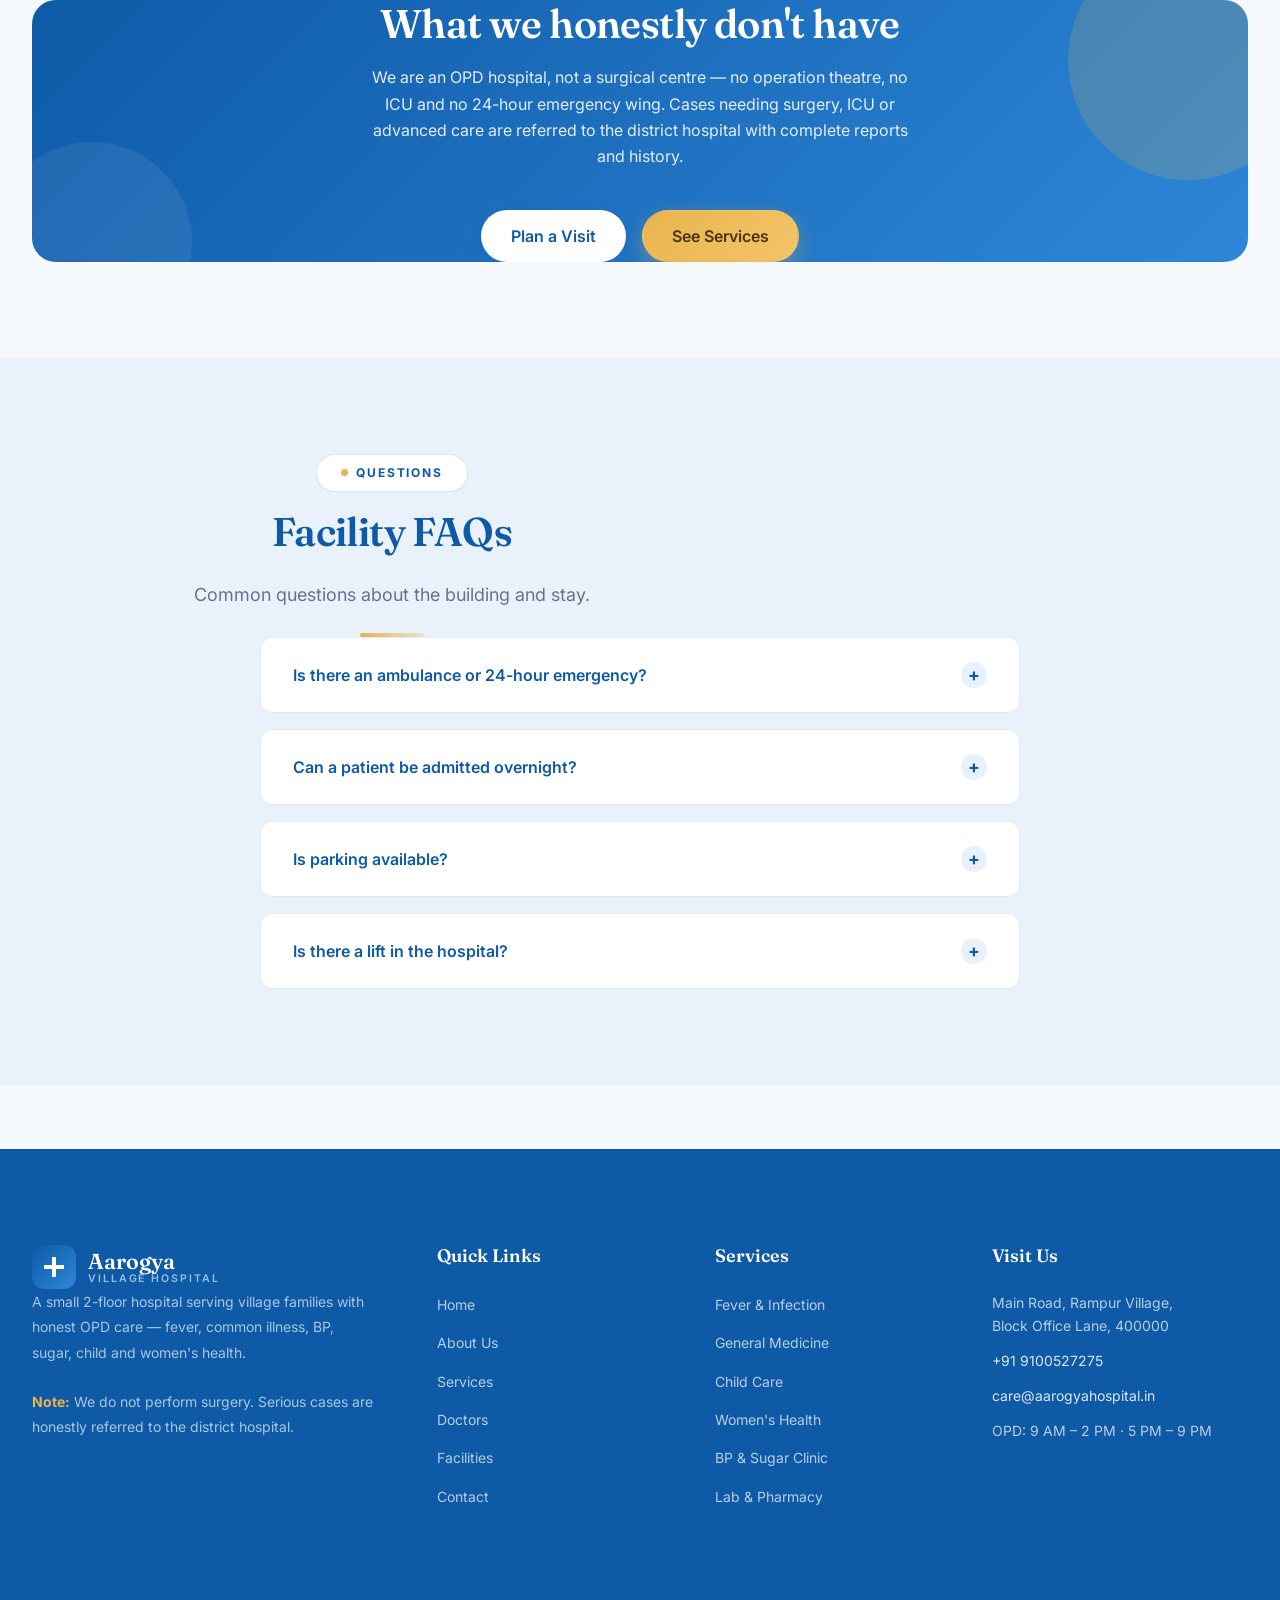
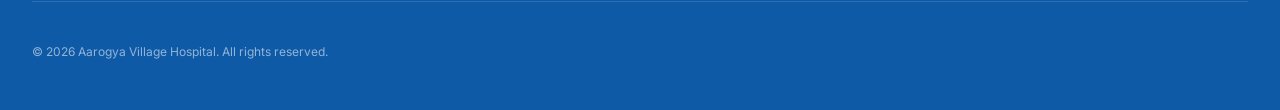
<file: facilities.html>
<!DOCTYPE html>
<html lang="en">
<head>
  <meta charset="UTF-8" />
  <meta name="viewport" content="width=device-width, initial-scale=1.0" />
  <title>Facilities | Aarogya Village Hospital</title>
  <meta name="description" content="Explore the two floors of Aarogya Village Hospital — ground floor reception, OPD rooms, lab and pharmacy; first floor general ward, ladies ward and observation room." />
  <meta name="keywords" content="village hospital facilities, general ward, hospital lab, hospital pharmacy, OPD rooms" />
  <meta name="robots" content="index, follow" />
  <meta name="theme-color" content="#0E5AA7" />
  <link rel="preconnect" href="https://fonts.googleapis.com" />
  <link rel="preconnect" href="https://fonts.gstatic.com" crossorigin />
  <link href="https://fonts.googleapis.com/css2?family=Fraunces:opsz,wght@9..144,500;9..144,600;9..144,700&family=Inter:wght@400;500;600;700&display=swap" rel="stylesheet" />
  <link rel="stylesheet" href="styles.css" />
  <link rel="icon" type="image/svg+xml" href="data:image/svg+xml,%3Csvg xmlns='http://www.w3.org/2000/svg' viewBox='0 0 64 64'%3E%3Crect width='64' height='64' rx='14' fill='%230E5AA7'/%3E%3Cg fill='%23FFFFFF'%3E%3Crect x='27' y='14' width='10' height='36' rx='4'/%3E%3Crect x='14' y='27' width='36' height='10' rx='4'/%3E%3C/g%3E%3C/svg%3E" />
  <script>document.documentElement.classList.add('js');</script>
</head>
<body>

  <!-- ======================== HEADER ======================== -->
  <header class="header">
    <div class="container">
      <a href="index.html" class="logo" aria-label="Aarogya Village Hospital — Home">
        <div class="logo-mark" aria-hidden="true"><svg viewBox="0 0 24 24"><path d="M10 2h4v8h8v4h-8v8h-4v-8H2v-4h8z"/></svg></div>
        <div class="logo-text">Aarogya<small>Village Hospital</small></div>
      </a>
      <nav aria-label="Main navigation">
        <ul class="nav-menu">
          <li><a class="nav-link" href="index.html">Home</a></li>
          <li><a class="nav-link" href="about.html">About Us</a></li>
          <li><a class="nav-link" href="services.html">Services</a></li>
          <li><a class="nav-link" href="doctors.html">Doctors</a></li>
          <li><a class="nav-link nav-link--active" href="facilities.html">Facilities</a></li>
          <li><a class="nav-link" href="contact.html">Contact</a></li>
          <li><a class="nav-link nav-link--book" href="contact.html">Book Appointment</a></li>
        </ul>
      </nav>
      <button class="mobile-menu-btn" aria-label="Open menu" aria-controls="mobileNav"><span></span><span></span><span></span></button>
    </div>
  </header>

  <div class="mobile-overlay" id="mobileOverlay"></div>
  <nav class="mobile-nav" id="mobileNav" aria-label="Mobile navigation">
    <button class="mobile-nav__close" id="mobileNavClose" aria-label="Close menu">&#10005;</button>
    <ul class="mobile-nav__list">
      <li class="mobile-nav__item"><a href="index.html" class="mobile-nav__link">Home</a></li>
      <li class="mobile-nav__item"><a href="about.html" class="mobile-nav__link">About Us</a></li>
      <li class="mobile-nav__item"><a href="services.html" class="mobile-nav__link">Services</a></li>
      <li class="mobile-nav__item"><a href="doctors.html" class="mobile-nav__link">Doctors</a></li>
      <li class="mobile-nav__item"><a href="facilities.html" class="mobile-nav__link mobile-nav__link--active">Facilities</a></li>
      <li class="mobile-nav__item"><a href="contact.html" class="mobile-nav__link">Contact</a></li>
      <li class="mobile-nav__item"><a href="contact.html" class="mobile-nav__book">Book Appointment</a></li>
    </ul>
  </nav>

  <!-- ======================== PAGE HERO ======================== -->
  <section class="page-hero">
    <div class="container">
      <span class="eyebrow">Infrastructure</span>
      <h1>Hospital Facilities &amp; Infrastructure</h1>
      <p>Optimized layout designed to minimize patient movement and waiting time during healthcare consultations and visits.</p>
      <div class="breadcrumb"><a href="index.html">Home</a><span>/</span><span>Facilities</span></div>
    </div>
  </section>

  <!-- ======================== FLOORS ======================== -->
  <section class="section">
    <div class="container">
      <div class="section-header reveal">
        <span class="eyebrow">Hospital Layout</span>
        <h2>What's on each floor</h2>
        <p>Ground floor handles daily OPD and support services; the first floor keeps patients for short observation and ward stay.</p>
      </div>

      <div class="floor-panel reveal">
        <div class="floor-panel__head">
          <h3>Ground Floor — OPD &amp; Support</h3>
          <span>Reception · Doctor Rooms · Lab · Pharmacy</span>
        </div>
        <div class="floor-panel__body">
          <img src="assets/images/reception.svg" alt="Hospital reception and waiting area with seating and plants" loading="lazy" width="800" height="600" />
          <div>
            <p>The moment you enter, reception guides you to the right doctor. The waiting area, both OPD rooms, lab and pharmacy are all on this floor — nothing to climb for a normal checkup.</p>
            <ul class="floor-rooms">
              <li>Reception &amp; Waiting Area</li>
              <li>Doctor OPD Rooms (2)</li>
              <li>Basic Lab &amp; Sample Room</li>
              <li>In-House Pharmacy</li>
              <li>Wound Dressing Room</li>
              <li>Patient Washroom</li>
            </ul>
          </div>
        </div>
      </div>

      <div class="floor-panel reveal">
        <div class="floor-panel__head">
          <h3>First Floor — Wards &amp; Observation</h3>
          <span>General Ward · Ladies Ward · Observation</span>
        </div>
        <div class="floor-panel__body">
          <img src="assets/images/ward.svg" alt="Clean general ward with neatly made beds and daylight" loading="lazy" width="800" height="600" />
          <div>
            <p>Patients who need short observation after high fever, dehydration or weakness stay here. A nurse remains on duty, and doctors do rounds twice a day.</p>
            <ul class="floor-rooms">
              <li>General Ward (10 beds)</li>
              <li>Ladies Ward (5 beds)</li>
              <li>Observation Room</li>
              <li>Doctor's Room</li>
              <li>Nurse Station</li>
              <li>Patient Utility Area</li>
            </ul>
          </div>
        </div>
      </div>
    </div>
  </section>

  <!-- ======================== SUPPORT FACILITIES ======================== -->
  <section class="section section--tint">
    <div class="container">
      <div class="section-header reveal">
        <span class="eyebrow">Inside the Hospital</span>
        <h2>Lab &amp; pharmacy on site</h2>
        <p>Test and medicine — both inside the same building, so one visit finishes everything.</p>
      </div>
      <div class="grid-2">
        <div class="split" style="gap:var(--sp-8);">
          <div class="split__media reveal">
            <img src="assets/images/lab.svg" alt="Diagnostic laboratory with microscope and test tubes" loading="lazy" width="800" height="600" />
          </div>
          <div class="reveal">
            <span class="card__tag">Basic Lab</span>
            <h3>Reports the same day</h3>
            <p>Malaria, dengue, typhoid, blood sugar, haemoglobin and urine tests — most reports ready within a few hours so treatment is not delayed.</p>
            <ul class="check-list">
              <li>Sample collection 8 AM – 7 PM</li>
              <li>Rapid fever tests in 30–60 minutes</li>
              <li>BP check free with every consultation</li>
              <li>Reports at reception or on WhatsApp</li>
            </ul>
          </div>
        </div>
        <div class="split" style="gap:var(--sp-8);">
          <div class="split__media reveal">
            <img src="assets/images/pharmacy.svg" alt="Hospital pharmacy with organized medicine shelves" loading="lazy" width="800" height="600" />
          </div>
          <div class="reveal">
            <span class="card__tag">In-House Pharmacy</span>
            <h3>Medicines without a town trip</h3>
            <p>Common generic medicines, ORS, syrups and monthly BP/sugar strips stocked right inside the hospital, open till 9 PM.</p>
            <ul class="check-list">
              <li>Open 8 AM – 9 PM daily</li>
              <li>Generic medicines at village-friendly rates</li>
              <li>Monthly strip packing for BP &amp; sugar patients</li>
              <li>ORS, syrups and first-aid items always in stock</li>
            </ul>
          </div>
        </div>
      </div>
    </div>
  </section>

  <!-- ======================== WHAT WE DON'T HAVE ======================== -->
  <section class="section">
    <div class="container">
      <div class="cta-banner reveal">
        <h2>What we honestly don't have</h2>
        <p>We are an OPD hospital, not a surgical centre — no operation theatre, no ICU and no 24-hour emergency wing. Cases needing surgery, ICU or advanced care are referred to the district hospital with complete reports and history.</p>
        <div style="display:flex; gap:var(--sp-4); justify-content:center; flex-wrap:wrap;">
          <a href="contact.html" class="btn btn--white">Plan a Visit</a>
          <a href="services.html" class="btn btn--accent">See Services</a>
        </div>
      </div>
    </div>
  </section>

  <!-- ======================== FAQ ======================== -->
  <section class="section section--tint">
    <div class="container">
      <div class="section-header reveal">
        <span class="eyebrow">Questions</span>
        <h2>Facility FAQs</h2>
        <p>Common questions about the building and stay.</p>
      </div>
      <div class="faq-list">
        <div class="faq-item reveal">
          <button class="faq-question" type="button" aria-expanded="false">
            Is there an ambulance or 24-hour emergency?
            <span class="faq-toggle" aria-hidden="true">+</span>
          </button>
          <div class="faq-answer">We provide day-time first-aid and emergency care during OPD hours. For night emergencies, call our on-call number — we guide and refer you to the nearest district hospital immediately. We do not claim a 24-hour emergency ward.</div>
        </div>
        <div class="faq-item reveal">
          <button class="faq-question" type="button" aria-expanded="false">
            Can a patient be admitted overnight?
            <span class="faq-toggle" aria-hidden="true">+</span>
          </button>
          <div class="faq-answer">Yes, short stays are possible in the general and ladies wards (15 beds total) for observation cases such as high fever, dehydration or weakness. Serious cases needing ICU-level care are referred to the district hospital.</div>
        </div>
        <div class="faq-item reveal">
          <button class="faq-question" type="button" aria-expanded="false">
            Is parking available?
            <span class="faq-toggle" aria-hidden="true">+</span>
          </button>
          <div class="faq-answer">Yes — free space for cycles, two-wheelers and a few cars right in front of the hospital on Main Road.</div>
        </div>
        <div class="faq-item reveal">
          <button class="faq-question" type="button" aria-expanded="false">
            Is there a lift in the hospital?
            <span class="faq-toggle" aria-hidden="true">+</span>
          </button>
          <div class="faq-answer">No, the building has stairs only. However, everything a normal OPD patient needs — reception, doctor rooms, lab and pharmacy — is on the ground floor, so climbing is rarely required. Ward patients are assisted by staff.</div>
        </div>
      </div>
    </div>
  </section>

  <!-- ======================== FOOTER ======================== -->
  <footer class="footer">
    <div class="container">
      <div class="footer-grid">
        <div class="footer__brand">
          <a href="index.html" class="logo" aria-label="Aarogya Village Hospital">
            <div class="logo-mark" aria-hidden="true"><svg viewBox="0 0 24 24"><path d="M10 2h4v8h8v4h-8v8h-4v-8H2v-4h8z"/></svg></div>
            <div class="logo-text">Aarogya<small>Village Hospital</small></div>
          </a>
          <p>A small 2-floor hospital serving village families with honest OPD care — fever, common illness, BP, sugar, child and women's health.</p>
          <p style="font-size:var(--fs-sm);"><strong style="color:var(--accent);">Note:</strong> We do not perform surgery. Serious cases are honestly referred to the district hospital.</p>
        </div>
        <div>
          <h4 class="footer__heading">Quick Links</h4>
          <ul class="footer-links">
            <li><a href="index.html">Home</a></li>
            <li><a href="about.html">About Us</a></li>
            <li><a href="services.html">Services</a></li>
            <li><a href="doctors.html">Doctors</a></li>
            <li><a href="facilities.html">Facilities</a></li>
            <li><a href="contact.html">Contact</a></li>
          </ul>
        </div>
        <div>
          <h4 class="footer__heading">Services</h4>
          <ul class="footer-links">
            <li><a href="services.html">Fever &amp; Infection</a></li>
            <li><a href="services.html">General Medicine</a></li>
            <li><a href="services.html">Child Care</a></li>
            <li><a href="services.html">Women's Health</a></li>
            <li><a href="services.html">BP &amp; Sugar Clinic</a></li>
            <li><a href="services.html">Lab &amp; Pharmacy</a></li>
          </ul>
        </div>
        <div>
          <h4 class="footer__heading">Visit Us</h4>
          <ul class="footer-links footer-contact">
            <li>Main Road, Rampur Village,<br />Block Office Lane, 400000</li>
            <li><a href="tel:+919100527275">+91 9100527275</a></li>
            <li><a href="mailto:care@aarogyahospital.in">care@aarogyahospital.in</a></li>
            <li>OPD: 9 AM – 2 PM · 5 PM – 9 PM</li>
          </ul>
        </div>
      </div>
      <div class="footer-bottom">
        <p>&copy; <span id="currentYear">2026</span> Aarogya Village Hospital. All rights reserved.</p>
        
      </div>
    </div>
  </footer>

  <a class="fab-whatsapp" href="https://wa.me/919100527275?text=Hello%2C%20I%20want%20to%20book%20an%20OPD%20visit" target="_blank" rel="noopener" aria-label="Chat on WhatsApp">
    <svg viewBox="0 0 24 24"><path d="M12 2a10 10 0 0 0-8.6 15L2 22l5.2-1.4A10 10 0 1 0 12 2zm5.3 14.1c-.2.6-1.3 1.2-1.8 1.2-.5.1-1 .2-3.4-.7-2.9-1.2-4.7-4.1-4.9-4.3-.1-.2-1.1-1.5-1.1-2.9s.7-2 1-2.3c.2-.3.5-.3.7-.3h.5c.2 0 .4 0 .6.5l.9 2.1c.1.2.1.4 0 .6l-.4.6c-.1.2-.3.3-.1.6.1.3.7 1.2 1.5 1.9 1 .9 1.9 1.2 2.2 1.3.2.1.4.1.6-.1l.8-1c.2-.2.4-.2.6-.1l2 1c.3.1.4.2.5.3.1.2.1.7-.1 1.3z"/></svg>
  </a>

  <script src="app.js"></script>
</body>
</html>
</file>
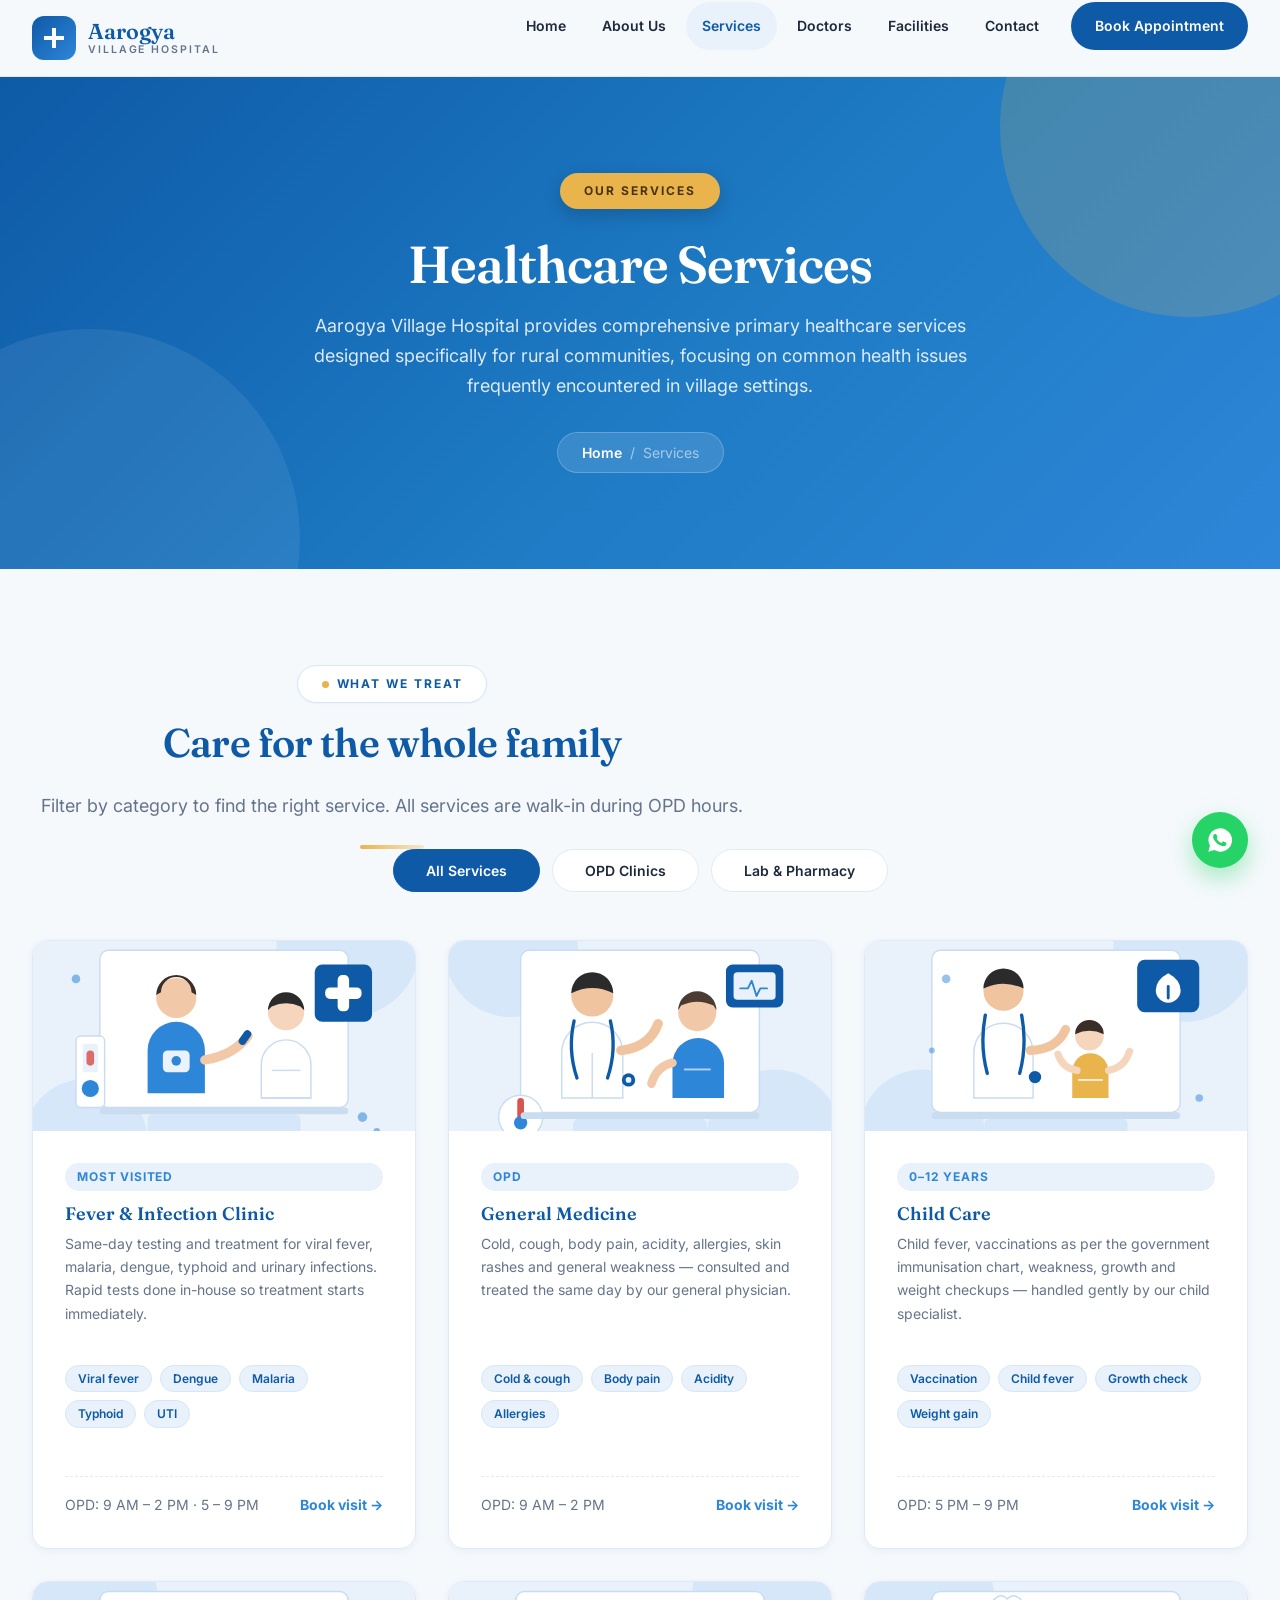
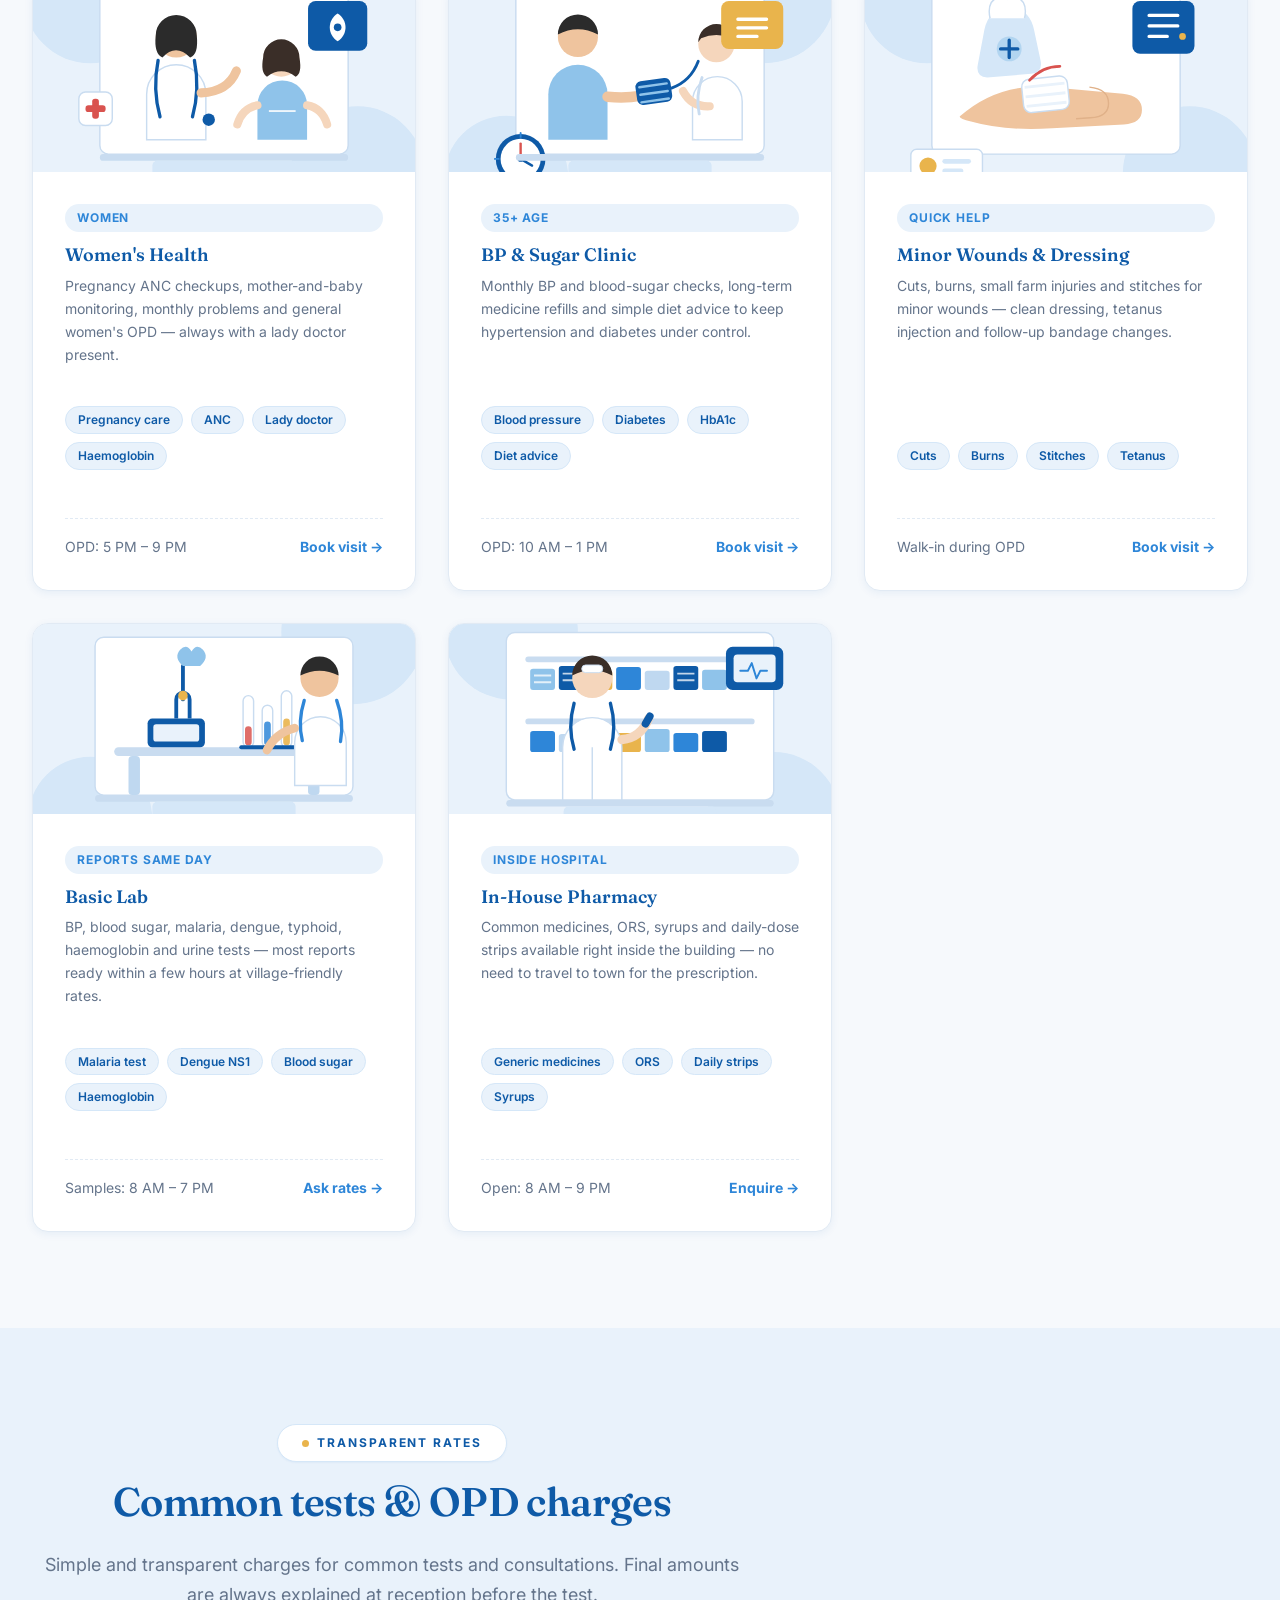
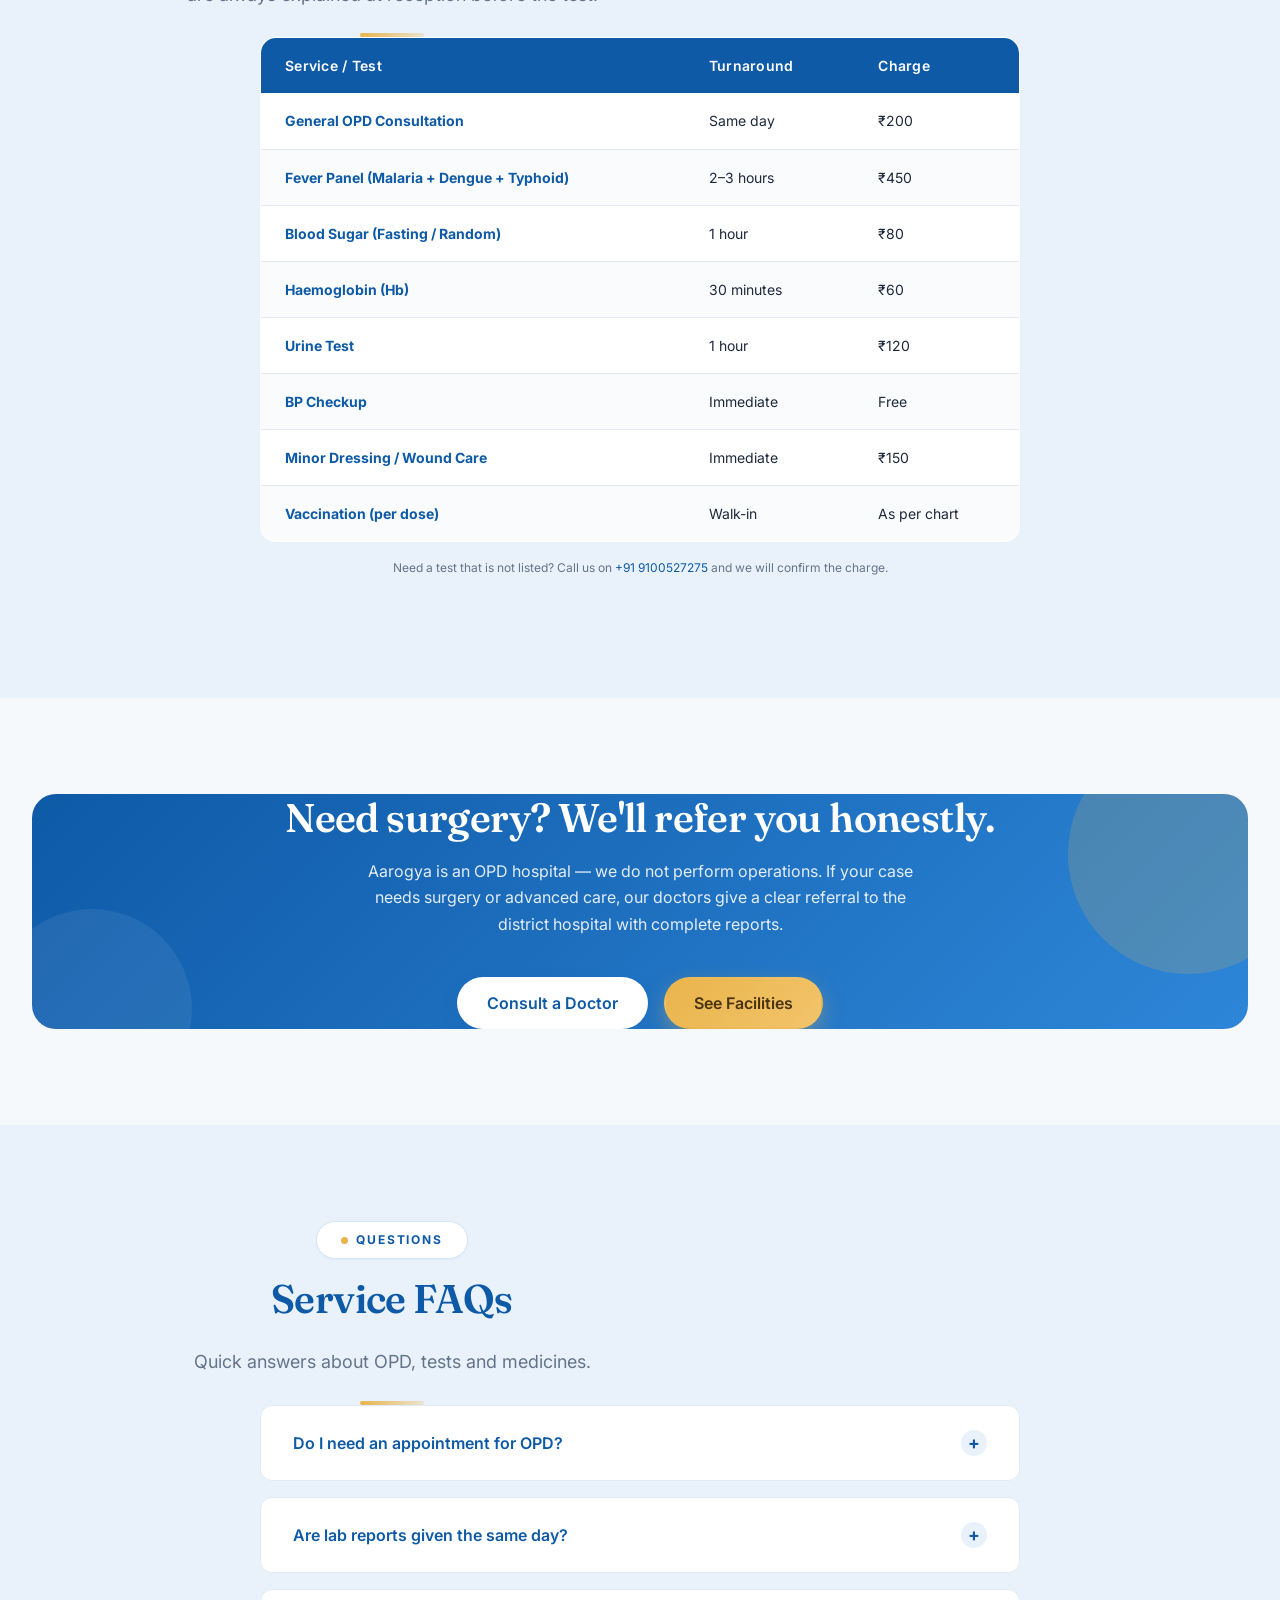
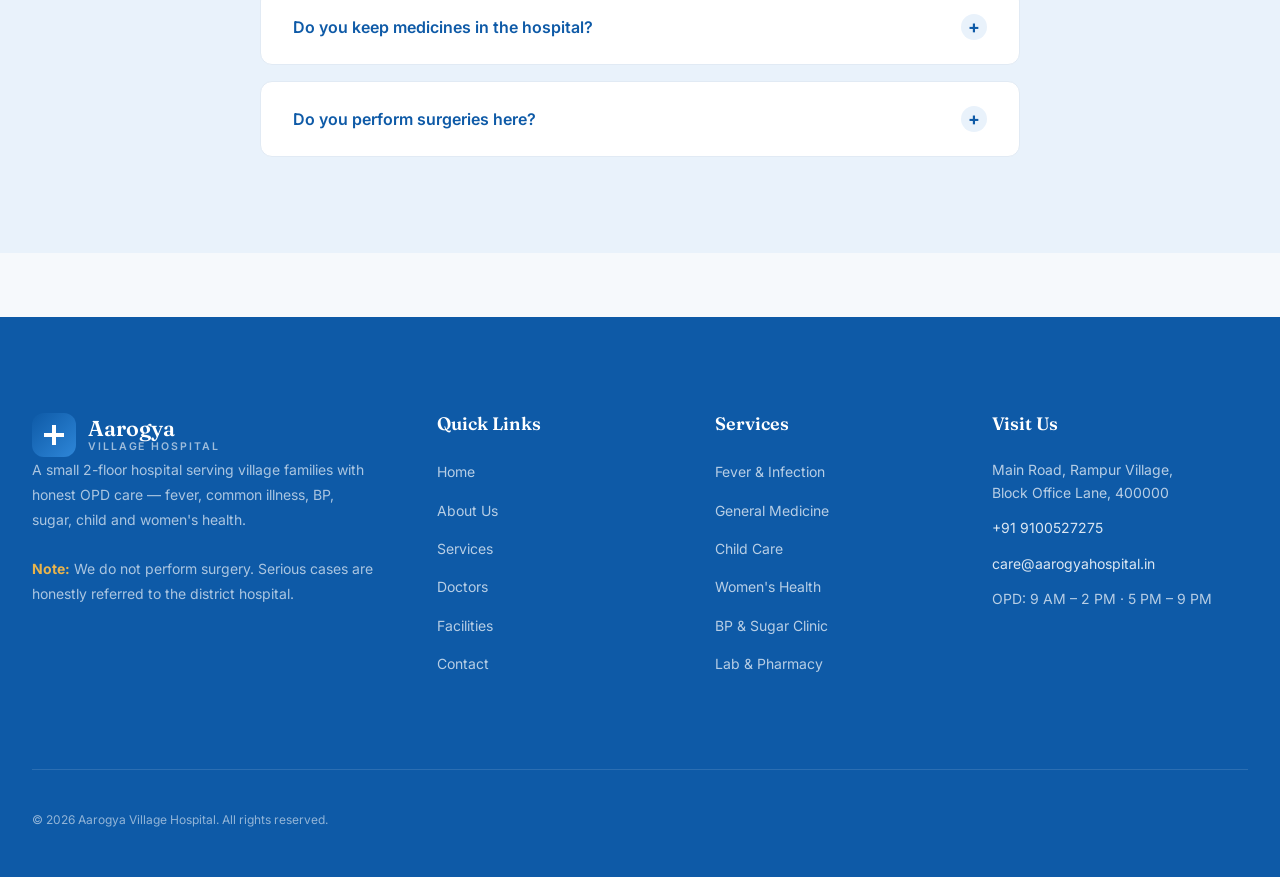
<file: services.html>
<!DOCTYPE html>
<html lang="en">
<head>
  <meta charset="UTF-8" />
  <meta name="viewport" content="width=device-width, initial-scale=1.0" />
  <title>Services | Aarogya Village Hospital</title>
  <meta name="description" content="Everyday care services at Aarogya Village Hospital — fever &amp; infection clinic, general medicine, child care, women's health, BP &amp; sugar clinic, minor injuries, lab tests and in-house pharmacy." />
  <meta name="keywords" content="fever treatment, general medicine, child vaccination, ANC checkup, BP sugar test, lab tests, village hospital services" />
  <meta name="robots" content="index, follow" />
  <meta name="theme-color" content="#0E5AA7" />
  <link rel="preconnect" href="https://fonts.googleapis.com" />
  <link rel="preconnect" href="https://fonts.gstatic.com" crossorigin />
  <link href="https://fonts.googleapis.com/css2?family=Fraunces:opsz,wght@9..144,500;9..144,600;9..144,700&family=Inter:wght@400;500;600;700&display=swap" rel="stylesheet" />
  <link rel="stylesheet" href="styles.css" />
  <link rel="icon" type="image/svg+xml" href="data:image/svg+xml,%3Csvg xmlns='http://www.w3.org/2000/svg' viewBox='0 0 64 64'%3E%3Crect width='64' height='64' rx='14' fill='%230E5AA7'/%3E%3Cg fill='%23FFFFFF'%3E%3Crect x='27' y='14' width='10' height='36' rx='4'/%3E%3Crect x='14' y='27' width='36' height='10' rx='4'/%3E%3C/g%3E%3C/svg%3E" />
  <script>document.documentElement.classList.add('js');</script>
</head>
<body>

  <!-- ======================== HEADER ======================== -->
  <header class="header">
    <div class="container">
      <a href="index.html" class="logo" aria-label="Aarogya Village Hospital — Home">
        <div class="logo-mark" aria-hidden="true"><svg viewBox="0 0 24 24"><path d="M10 2h4v8h8v4h-8v8h-4v-8H2v-4h8z"/></svg></div>
        <div class="logo-text">Aarogya<small>Village Hospital</small></div>
      </a>
      <nav aria-label="Main navigation">
        <ul class="nav-menu">
          <li><a class="nav-link" href="index.html">Home</a></li>
          <li><a class="nav-link" href="about.html">About Us</a></li>
          <li><a class="nav-link nav-link--active" href="services.html">Services</a></li>
          <li><a class="nav-link" href="doctors.html">Doctors</a></li>
          <li><a class="nav-link" href="facilities.html">Facilities</a></li>
          <li><a class="nav-link" href="contact.html">Contact</a></li>
          <li><a class="nav-link nav-link--book" href="contact.html">Book Appointment</a></li>
        </ul>
      </nav>
      <button class="mobile-menu-btn" aria-label="Open menu" aria-controls="mobileNav"><span></span><span></span><span></span></button>
    </div>
  </header>

  <div class="mobile-overlay" id="mobileOverlay"></div>
  <nav class="mobile-nav" id="mobileNav" aria-label="Mobile navigation">
    <button class="mobile-nav__close" id="mobileNavClose" aria-label="Close menu">&#10005;</button>
    <ul class="mobile-nav__list">
      <li class="mobile-nav__item"><a href="index.html" class="mobile-nav__link">Home</a></li>
      <li class="mobile-nav__item"><a href="about.html" class="mobile-nav__link">About Us</a></li>
      <li class="mobile-nav__item"><a href="services.html" class="mobile-nav__link mobile-nav__link--active">Services</a></li>
      <li class="mobile-nav__item"><a href="doctors.html" class="mobile-nav__link">Doctors</a></li>
      <li class="mobile-nav__item"><a href="facilities.html" class="mobile-nav__link">Facilities</a></li>
      <li class="mobile-nav__item"><a href="contact.html" class="mobile-nav__link">Contact</a></li>
      <li class="mobile-nav__item"><a href="contact.html" class="mobile-nav__book">Book Appointment</a></li>
    </ul>
  </nav>

  <!-- ======================== PAGE HERO ======================== -->
  <section class="page-hero">
    <div class="container">
      <span class="eyebrow">Our Services</span>
      <h1>Healthcare Services</h1>
      <p>Aarogya Village Hospital provides comprehensive primary healthcare services designed specifically for rural communities, focusing on common health issues frequently encountered in village settings.</p>
      <div class="breadcrumb"><a href="index.html">Home</a><span>/</span><span>Services</span></div>
    </div>
  </section>

  <!-- ======================== SERVICES ======================== -->
  <section class="section">
    <div class="container">
      <div class="section-header reveal">
        <span class="eyebrow">What We Treat</span>
        <h2>Care for the whole family</h2>
        <p>Filter by category to find the right service. All services are walk-in during OPD hours.</p>
      </div>

      <div class="filters reveal" role="group" aria-label="Filter services">
        <button class="filter-btn filter-btn--active" data-filter="all" type="button">All Services</button>
        <button class="filter-btn" data-filter="clinic" type="button">OPD Clinics</button>
        <button class="filter-btn" data-filter="support" type="button">Lab &amp; Pharmacy</button>
      </div>

      <div class="service-grid">
        <article class="service-card reveal" data-category="clinic">
          <div class="service-card__media"><img src="assets/images/fever-check.svg" alt="Nurse checking a patient's temperature with a digital thermometer" loading="lazy" width="800" height="600" /></div>
          <div class="service-card__body">
            <span class="card__tag">Most Visited</span>
            <h3>Fever &amp; Infection Clinic</h3>
            <p>Same-day testing and treatment for viral fever, malaria, dengue, typhoid and urinary infections. Rapid tests done in-house so treatment starts immediately.</p>
            <ul class="chip-list"><li>Viral fever</li><li>Dengue</li><li>Malaria</li><li>Typhoid</li><li>UTI</li></ul>
            <div class="service-card__foot">
              <span>OPD: 9 AM – 2 PM · 5 – 9 PM</span>
              <a href="contact.html">Book visit →</a>
            </div>
          </div>
        </article>

        <article class="service-card reveal" data-category="clinic">
          <div class="service-card__media"><img src="assets/images/general-checkup.svg" alt="Doctor examining a patient with a stethoscope" loading="lazy" width="800" height="600" /></div>
          <div class="service-card__body">
            <span class="card__tag">OPD</span>
            <h3>General Medicine</h3>
            <p>Cold, cough, body pain, acidity, allergies, skin rashes and general weakness — consulted and treated the same day by our general physician.</p>
            <ul class="chip-list"><li>Cold &amp; cough</li><li>Body pain</li><li>Acidity</li><li>Allergies</li></ul>
            <div class="service-card__foot">
              <span>OPD: 9 AM – 2 PM</span>
              <a href="contact.html">Book visit →</a>
            </div>
          </div>
        </article>

        <article class="service-card reveal" data-category="clinic">
          <div class="service-card__media"><img src="assets/images/child-care.svg" alt="Doctor checking a small child while the mother sits beside them" loading="lazy" width="800" height="600" /></div>
          <div class="service-card__body">
            <span class="card__tag">0–12 Years</span>
            <h3>Child Care</h3>
            <p>Child fever, vaccinations as per the government immunisation chart, weakness, growth and weight checkups — handled gently by our child specialist.</p>
            <ul class="chip-list"><li>Vaccination</li><li>Child fever</li><li>Growth check</li><li>Weight gain</li></ul>
            <div class="service-card__foot">
              <span>OPD: 5 PM – 9 PM</span>
              <a href="contact.html">Book visit →</a>
            </div>
          </div>
        </article>

        <article class="service-card reveal" data-category="clinic">
          <div class="service-card__media"><img src="assets/images/women-health.svg" alt="Lady doctor consulting a woman patient" loading="lazy" width="800" height="600" /></div>
          <div class="service-card__body">
            <span class="card__tag">Women</span>
            <h3>Women's Health</h3>
            <p>Pregnancy ANC checkups, mother-and-baby monitoring, monthly problems and general women's OPD — always with a lady doctor present.</p>
            <ul class="chip-list"><li>Pregnancy care</li><li>ANC</li><li>Lady doctor</li><li>Haemoglobin</li></ul>
            <div class="service-card__foot">
              <span>OPD: 5 PM – 9 PM</span>
              <a href="contact.html">Book visit →</a>
            </div>
          </div>
        </article>

        <article class="service-card reveal" data-category="clinic">
          <div class="service-card__media"><img src="assets/images/bp-check.svg" alt="Nurse measuring blood pressure with a digital monitor" loading="lazy" width="800" height="600" /></div>
          <div class="service-card__body">
            <span class="card__tag">35+ Age</span>
            <h3>BP &amp; Sugar Clinic</h3>
            <p>Monthly BP and blood-sugar checks, long-term medicine refills and simple diet advice to keep hypertension and diabetes under control.</p>
            <ul class="chip-list"><li>Blood pressure</li><li>Diabetes</li><li>HbA1c</li><li>Diet advice</li></ul>
            <div class="service-card__foot">
              <span>OPD: 10 AM – 1 PM</span>
              <a href="contact.html">Book visit →</a>
            </div>
          </div>
        </article>

        <article class="service-card reveal" data-category="clinic">
          <div class="service-card__media"><img src="assets/images/wound-care.svg" alt="Nurse applying a bandage to a minor cut" loading="lazy" width="800" height="600" /></div>
          <div class="service-card__body">
            <span class="card__tag">Quick Help</span>
            <h3>Minor Wounds &amp; Dressing</h3>
            <p>Cuts, burns, small farm injuries and stitches for minor wounds — clean dressing, tetanus injection and follow-up bandage changes.</p>
            <ul class="chip-list"><li>Cuts</li><li>Burns</li><li>Stitches</li><li>Tetanus</li></ul>
            <div class="service-card__foot">
              <span>Walk-in during OPD</span>
              <a href="contact.html">Book visit →</a>
            </div>
          </div>
        </article>

        <article class="service-card reveal" data-category="support">
          <div class="service-card__media"><img src="assets/images/lab.svg" alt="Diagnostic laboratory with microscope and test tubes" loading="lazy" width="800" height="600" /></div>
          <div class="service-card__body">
            <span class="card__tag">Reports Same Day</span>
            <h3>Basic Lab</h3>
            <p>BP, blood sugar, malaria, dengue, typhoid, haemoglobin and urine tests — most reports ready within a few hours at village-friendly rates.</p>
            <ul class="chip-list"><li>Malaria test</li><li>Dengue NS1</li><li>Blood sugar</li><li>Haemoglobin</li></ul>
            <div class="service-card__foot">
              <span>Samples: 8 AM – 7 PM</span>
              <a href="contact.html">Ask rates →</a>
            </div>
          </div>
        </article>

        <article class="service-card reveal" data-category="support">
          <div class="service-card__media"><img src="assets/images/pharmacy.svg" alt="Hospital pharmacy with neatly organized medicine shelves" loading="lazy" width="800" height="600" /></div>
          <div class="service-card__body">
            <span class="card__tag">Inside Hospital</span>
            <h3>In-House Pharmacy</h3>
            <p>Common medicines, ORS, syrups and daily-dose strips available right inside the building — no need to travel to town for the prescription.</p>
            <ul class="chip-list"><li>Generic medicines</li><li>ORS</li><li>Daily strips</li><li>Syrups</li></ul>
            <div class="service-card__foot">
              <span>Open: 8 AM – 9 PM</span>
              <a href="contact.html">Enquire →</a>
            </div>
          </div>
        </article>
      </div>
    </div>
  </section>

  <!-- ======================== TEST / RATE TABLE ======================== -->
  <section class="section section--tint">
    <div class="container">
      <div class="section-header reveal">
        <span class="eyebrow">Transparent Rates</span>
        <h2>Common tests &amp; OPD charges</h2>
        <p>Simple and transparent charges for common tests and consultations. Final amounts are always explained at reception before the test.</p>
      </div>
      <div class="reveal" style="max-width:760px; margin:0 auto;">
        <table class="timings">
          <thead>
            <tr><th>Service / Test</th><th>Turnaround</th><th>Charge</th></tr>
          </thead>
          <tbody>
            <tr><td><strong>General OPD Consultation</strong></td><td>Same day</td><td>₹200</td></tr>
            <tr><td><strong>Fever Panel (Malaria + Dengue + Typhoid)</strong></td><td>2–3 hours</td><td>₹450</td></tr>
            <tr><td><strong>Blood Sugar (Fasting / Random)</strong></td><td>1 hour</td><td>₹80</td></tr>
            <tr><td><strong>Haemoglobin (Hb)</strong></td><td>30 minutes</td><td>₹60</td></tr>
            <tr><td><strong>Urine Test</strong></td><td>1 hour</td><td>₹120</td></tr>
            <tr><td><strong>BP Checkup</strong></td><td>Immediate</td><td>Free</td></tr>
            <tr><td><strong>Minor Dressing / Wound Care</strong></td><td>Immediate</td><td>₹150</td></tr>
            <tr><td><strong>Vaccination (per dose)</strong></td><td>Walk-in</td><td>As per chart</td></tr>
          </tbody>
        </table>
        <p class="form-note text-center" style="margin-top:var(--sp-4);">Need a test that is not listed? Call us on <a href="tel:+919100527275">+91 9100527275</a> and we will confirm the charge.</p>
      </div>
    </div>
  </section>

  <!-- ======================== NO SURGERY NOTE ======================== -->
  <section class="section">
    <div class="container">
      <div class="cta-banner reveal">
        <h2>Need surgery? We'll refer you honestly.</h2>
        <p>Aarogya is an OPD hospital — we do not perform operations. If your case needs surgery or advanced care, our doctors give a clear referral to the district hospital with complete reports.</p>
        <div style="display:flex; gap:var(--sp-4); justify-content:center; flex-wrap:wrap;">
          <a href="contact.html" class="btn btn--white">Consult a Doctor</a>
          <a href="facilities.html" class="btn btn--accent">See Facilities</a>
        </div>
      </div>
    </div>
  </section>

  <!-- ======================== FAQ ======================== -->
  <section class="section section--tint">
    <div class="container">
      <div class="section-header reveal">
        <span class="eyebrow">Questions</span>
        <h2>Service FAQs</h2>
        <p>Quick answers about OPD, tests and medicines.</p>
      </div>
      <div class="faq-list">
        <div class="faq-item reveal">
          <button class="faq-question" type="button" aria-expanded="false">
            Do I need an appointment for OPD?
            <span class="faq-toggle" aria-hidden="true">+</span>
          </button>
          <div class="faq-answer">No — walk-ins are welcome during OPD hours (9 AM – 2 PM and 5 PM – 9 PM). Booking a slot online or by phone only reduces your waiting time.</div>
        </div>
        <div class="faq-item reveal">
          <button class="faq-question" type="button" aria-expanded="false">
            Are lab reports given the same day?
            <span class="faq-toggle" aria-hidden="true">+</span>
          </button>
          <div class="faq-answer">Yes. Most basic tests — malaria, dengue, blood sugar, haemoglobin and urine — are ready within 1 to 3 hours. Reports are handed at the reception or on WhatsApp if requested.</div>
        </div>
        <div class="faq-item reveal">
          <button class="faq-question" type="button" aria-expanded="false">
            Do you keep medicines in the hospital?
            <span class="faq-toggle" aria-hidden="true">+</span>
          </button>
          <div class="faq-answer">Yes, there is an in-house pharmacy open 8 AM – 9 PM stocking common generic medicines, ORS, syrups and monthly BP/sugar strips, so you don't need to travel to town after consultation.</div>
        </div>
        <div class="faq-item reveal">
          <button class="faq-question" type="button" aria-expanded="false">
            Do you perform surgeries here?
            <span class="faq-toggle" aria-hidden="true">+</span>
          </button>
          <div class="faq-answer">No. We are a small OPD-focused hospital and do not perform surgery. Cases requiring operations or advanced procedures are honestly referred to the district hospital with all reports and history.</div>
        </div>
      </div>
    </div>
  </section>

  <!-- ======================== FOOTER ======================== -->
  <footer class="footer">
    <div class="container">
      <div class="footer-grid">
        <div class="footer__brand">
          <a href="index.html" class="logo" aria-label="Aarogya Village Hospital">
            <div class="logo-mark" aria-hidden="true"><svg viewBox="0 0 24 24"><path d="M10 2h4v8h8v4h-8v8h-4v-8H2v-4h8z"/></svg></div>
            <div class="logo-text">Aarogya<small>Village Hospital</small></div>
          </a>
          <p>A small 2-floor hospital serving village families with honest OPD care — fever, common illness, BP, sugar, child and women's health.</p>
          <p style="font-size:var(--fs-sm);"><strong style="color:var(--accent);">Note:</strong> We do not perform surgery. Serious cases are honestly referred to the district hospital.</p>
        </div>
        <div>
          <h4 class="footer__heading">Quick Links</h4>
          <ul class="footer-links">
            <li><a href="index.html">Home</a></li>
            <li><a href="about.html">About Us</a></li>
            <li><a href="services.html">Services</a></li>
            <li><a href="doctors.html">Doctors</a></li>
            <li><a href="facilities.html">Facilities</a></li>
            <li><a href="contact.html">Contact</a></li>
          </ul>
        </div>
        <div>
          <h4 class="footer__heading">Services</h4>
          <ul class="footer-links">
            <li><a href="services.html">Fever &amp; Infection</a></li>
            <li><a href="services.html">General Medicine</a></li>
            <li><a href="services.html">Child Care</a></li>
            <li><a href="services.html">Women's Health</a></li>
            <li><a href="services.html">BP &amp; Sugar Clinic</a></li>
            <li><a href="services.html">Lab &amp; Pharmacy</a></li>
          </ul>
        </div>
        <div>
          <h4 class="footer__heading">Visit Us</h4>
          <ul class="footer-links footer-contact">
            <li>Main Road, Rampur Village,<br />Block Office Lane, 400000</li>
            <li><a href="tel:+919100527275">+91 9100527275</a></li>
            <li><a href="mailto:care@aarogyahospital.in">care@aarogyahospital.in</a></li>
            <li>OPD: 9 AM – 2 PM · 5 PM – 9 PM</li>
          </ul>
        </div>
      </div>
      <div class="footer-bottom">
        <p>&copy; <span id="currentYear">2026</span> Aarogya Village Hospital. All rights reserved.</p>
        
      </div>
    </div>
  </footer>

  <a class="fab-whatsapp" href="https://wa.me/919100527275?text=Hello%2C%20I%20want%20to%20book%20an%20OPD%20visit" target="_blank" rel="noopener" aria-label="Chat on WhatsApp">
    <svg viewBox="0 0 24 24"><path d="M12 2a10 10 0 0 0-8.6 15L2 22l5.2-1.4A10 10 0 1 0 12 2zm5.3 14.1c-.2.6-1.3 1.2-1.8 1.2-.5.1-1 .2-3.4-.7-2.9-1.2-4.7-4.1-4.9-4.3-.1-.2-1.1-1.5-1.1-2.9s.7-2 1-2.3c.2-.3.5-.3.7-.3h.5c.2 0 .4 0 .6.5l.9 2.1c.1.2.1.4 0 .6l-.4.6c-.1.2-.3.3-.1.6.1.3.7 1.2 1.5 1.9 1 .9 1.9 1.2 2.2 1.3.2.1.4.1.6-.1l.8-1c.2-.2.4-.2.6-.1l2 1c.3.1.4.2.5.3.1.2.1.7-.1 1.3z"/></svg>
  </a>

  <script src="app.js"></script>
</body>
</html>
</file>
<file: styles.css>
/*
 * ============================================================================
 * AAROGYA VILLAGE HOSPITAL — Light Minimal Green Design System
 * Everyday care for fever & common problems | 2-floor village hospital
 * ============================================================================
 */

:root {
  /* Palette — minimal, light, green */
  --bg: #F6F9FC;
  --surface: #FFFFFF;
  --primary: #0E5AA7;
  --primary-rgb: 14, 90, 167;
  --secondary: #2E86D8;
  --secondary-rgb: 46, 134, 216;
  --tint: #E9F2FB;
  --tint-strong: #D5E7F8;
  --text: #1E293B;
  --muted: #64748B;
  --border: #E1EAF4;
  --accent: #E9B44C;
  --accent-rgb: 233, 180, 76;
  --white: #FFFFFF;
  --error: #C05640;
  --success: #2E8B57;
  --whatsapp: #25D366;

  /* Typography */
  --font-body: 'Inter', -apple-system, BlinkMacSystemFont, 'Segoe UI', Roboto, sans-serif;
  --font-display: 'Fraunces', Georgia, 'Times New Roman', serif;

  --fs-xs: 0.75rem;
  --fs-sm: 0.875rem;
  --fs-base: 1rem;
  --fs-lg: 1.125rem;
  --fs-xl: 1.25rem;
  --fs-2xl: 1.5rem;
  --fs-3xl: 1.875rem;
  --fs-4xl: 2.5rem;
  --fs-5xl: 3.25rem;

  --lh-tight: 1.2;
  --lh-normal: 1.65;
  --lh-relaxed: 1.8;

  /* Spacing */
  --sp-1: 0.25rem; --sp-2: 0.5rem;  --sp-3: 0.75rem; --sp-4: 1rem;
  --sp-5: 1.5rem; --sp-6: 2rem;   --sp-8: 2.5rem;  --sp-10: 3rem;
  --sp-12: 4rem;   --sp-16: 5rem;   --sp-20: 6rem;   --sp-24: 8rem;
  --sp-28: 10rem; --sp-32: 12rem;

  /* Radius */
  --r-sm: 0.375rem; --r-md: 0.5rem; --r-lg: 0.75rem; --r-xl: 1rem; --r-2xl: 1.5rem; --r-full: 9999px;

  /* Motion */
  --t-fast: 150ms cubic-bezier(0.4, 0, 0.2, 1);
  --t-base: 300ms cubic-bezier(0.4, 0, 0.2, 1);
  --t-slow: 500ms cubic-bezier(0.4, 0, 0.2, 1);

  /* Shadows — soft, green-tinted */
  --shadow-xs: 0 1px 2px rgba(14, 90, 167, 0.05);
  --shadow-sm: 0 2px 8px rgba(14, 90, 167, 0.07);
  --shadow-md: 0 8px 20px rgba(14, 90, 167, 0.09);
  --shadow-lg: 0 16px 36px rgba(14, 90, 167, 0.12);

  --container: 1280px;
  --pad: 2rem;
  --z-header: 200;
  --z-modal: 1000;
}

/* ============================ RESET & BASE ============================ */
*, *::before, *::after { box-sizing: border-box; margin: 0; padding: 0; }

html { scroll-behavior: smooth; font-size: 16px; }

body {
  font-family: var(--font-body);
  font-size: var(--fs-base);
  line-height: var(--lh-normal);
  color: var(--text);
  background: var(--bg);
  -webkit-font-smoothing: antialiased;
  overflow-x: hidden;
}

h1, h2, h3, h4, h5, h6 {
  font-family: var(--font-display);
  font-weight: 600;
  line-height: var(--lh-tight);
  color: var(--primary);
  margin-bottom: var(--sp-4);
}

h1 { font-size: var(--fs-5xl); letter-spacing: -0.02em; }
h2 { font-size: var(--fs-4xl); letter-spacing: -0.015em; }
h3 { font-size: var(--fs-2xl); }
h4 { font-size: var(--fs-xl); }

p { margin-bottom: var(--sp-5); color: var(--text); }

a { color: var(--primary); text-decoration: none; transition: color var(--t-fast); }
a:hover { color: var(--secondary); }

ul, ol { margin-bottom: var(--sp-5); padding-left: var(--sp-6); }
ul li, ol li { margin-bottom: var(--sp-2); }

img { display: block; max-width: 100%; height: auto; }

strong { color: var(--primary); }

.section { padding: var(--sp-20) 0; position: relative; }
.section--sm { padding: var(--sp-16) 0; }
.section--tint { background: var(--tint); }
.section--surface { background: var(--surface); }

.container { max-width: var(--container); margin: 0 auto; padding: 0 var(--pad); position: relative; }

.section-header { text-align: center; max-width: 720px; margin: 0 auto var(--sp-14); }
.section-header .eyebrow {
  display: inline-flex; align-items: center; gap: var(--sp-2);
  font-size: var(--fs-xs);
  font-weight: 700;
  letter-spacing: 0.16em;
  text-transform: uppercase;
  color: var(--primary);
  background: var(--surface);
  border: 1px solid var(--tint-strong);
  box-shadow: var(--shadow-xs);
  padding: var(--sp-2) var(--sp-5);
  border-radius: var(--r-full);
  margin-bottom: var(--sp-4);
}
.section-header .eyebrow::before {
  content: ''; width: 7px; height: 7px; border-radius: 50%;
  background: var(--accent);
}
.section-header h2 { margin-bottom: var(--sp-5); }
.section-header p { font-size: var(--fs-lg); color: var(--muted); margin-bottom: 0; }
.section-header::after {
  content: '';
  display: block;
  width: 64px; height: 4px;
  background: linear-gradient(90deg, var(--accent), rgba(233, 180, 76, 0.25));
  border-radius: 2px;
  margin: var(--sp-5) auto 0;
}

/* ============================ BUTTONS ============================ */
.btn {
  display: inline-flex;
  align-items: center;
  justify-content: center;
  gap: var(--sp-2);
  padding: var(--sp-4) var(--sp-7, 1.75rem);
  font-family: var(--font-body);
  font-size: var(--fs-base);
  font-weight: 600;
  line-height: 1;
  border: 2px solid transparent;
  border-radius: var(--r-full);
  cursor: pointer;
  transition: all var(--t-base);
  text-decoration: none;
}
.btn svg { width: 1.15rem; height: 1.15rem; fill: currentColor; }

.btn--primary {
  background: linear-gradient(135deg, var(--primary), #1E7BC4);
  color: var(--white);
  box-shadow: 0 8px 20px rgba(14, 90, 167, 0.25);
}
.btn--primary:hover {
  background: linear-gradient(135deg, var(--secondary), var(--primary));
  color: var(--white);
  transform: translateY(-3px);
  box-shadow: 0 14px 30px rgba(14, 90, 167, 0.32);
}

.btn--outline { background: transparent; color: var(--primary); border-color: var(--primary); }
.btn--outline:hover { background: var(--primary); color: var(--white); transform: translateY(-3px); box-shadow: 0 10px 24px rgba(14, 90, 167, 0.22); }

.btn--soft { background: var(--tint); color: var(--primary); border-color: transparent; }
.btn--soft:hover { background: var(--primary); color: var(--white); transform: translateY(-3px); box-shadow: 0 10px 24px rgba(14, 90, 167, 0.22); }

.btn--white { background: var(--white); color: var(--primary); box-shadow: var(--shadow-md); }
.btn--white:hover { background: var(--tint); color: var(--primary); transform: translateY(-3px); box-shadow: var(--shadow-lg); }

.btn--accent { background: linear-gradient(135deg, var(--accent), #F2C46A); color: #4A3410; box-shadow: 0 8px 20px rgba(233, 180, 76, 0.35); }
.btn--accent:hover { background: #F2C46A; color: #4A3410; transform: translateY(-3px); box-shadow: 0 14px 30px rgba(233, 180, 76, 0.45); }

.btn--whatsapp { background: var(--whatsapp); color: var(--white); box-shadow: 0 8px 20px rgba(37, 211, 102, 0.3); }
.btn--whatsapp:hover { background: #1EB95A; color: var(--white); transform: translateY(-3px); box-shadow: 0 14px 30px rgba(37, 211, 102, 0.4); }

.btn--full { width: 100%; }

/* ============================ HEADER ============================ */
.header {
  position: sticky;
  top: 0;
  z-index: var(--z-header);
  background: rgba(246, 249, 252, 0.92);
  backdrop-filter: blur(14px);
  -webkit-backdrop-filter: blur(14px);
  border-bottom: 1px solid var(--border);
  transition: box-shadow var(--t-base);
}
.header--scrolled { box-shadow: var(--shadow-sm); background: rgba(255, 255, 255, 0.97); }

.header .container { display: flex; align-items: center; justify-content: space-between; height: 76px; }

.logo { display: flex; align-items: center; gap: var(--sp-3); z-index: 5; }
.logo-mark {
  width: 44px; height: 44px;
  border-radius: var(--r-lg);
  background: linear-gradient(135deg, var(--primary), var(--secondary));
  display: flex; align-items: center; justify-content: center;
  color: var(--white);
}
.logo-mark svg { width: 24px; height: 24px; fill: currentColor; }
.logo-text { font-family: var(--font-display); font-size: 1.35rem; font-weight: 600; color: var(--primary); line-height: 1.1; }
.logo-text small { display: block; font-family: var(--font-body); font-size: 0.66rem; font-weight: 600; letter-spacing: 0.18em; text-transform: uppercase; color: var(--muted); }

.nav-menu { display: flex; align-items: center; gap: var(--sp-1); list-style: none; }
.nav-menu li { margin: 0; }

.nav-link {
  display: block;
  padding: var(--sp-3) var(--sp-4);
  font-size: var(--fs-sm);
  font-weight: 600;
  color: var(--text);
  border-radius: var(--r-full);
  transition: all var(--t-fast);
  white-space: nowrap;
}
.nav-link:hover, .nav-link:focus-visible { color: var(--primary); background: var(--tint); }
.nav-link--active { color: var(--primary); background: var(--tint); }
.nav-link--book { background: var(--primary); color: var(--white); margin-left: var(--sp-3); padding: var(--sp-3) var(--sp-5); }
.nav-link--book:hover { background: var(--secondary); color: var(--white); }

/* Mobile menu */
.mobile-menu-btn {
  display: none;
  flex-direction: column;
  gap: 5px;
  background: none; border: none; cursor: pointer;
  padding: var(--sp-2);
  z-index: 5;
}
.mobile-menu-btn span {
  display: block; width: 24px; height: 2px;
  background: var(--primary);
  border-radius: 2px;
  transition: all var(--t-fast);
}

.mobile-nav {
  position: fixed; inset: 0;
  background: var(--surface);
  z-index: var(--z-modal);
  transform: translateX(100%);
  transition: transform var(--t-slow);
  display: flex; flex-direction: column;
  padding: 100px var(--sp-8) var(--sp-8);
  overflow-y: auto;
}
.mobile-nav--open { transform: translateX(0); }

.mobile-nav__close {
  position: absolute; top: var(--sp-6); right: var(--sp-6);
  background: var(--tint); border: none;
  width: 44px; height: 44px; border-radius: var(--r-full);
  font-size: 1.5rem; color: var(--primary); cursor: pointer; line-height: 1;
}
.mobile-nav__list { list-style: none; }
.mobile-nav__item { margin-bottom: var(--sp-2); }
.mobile-nav__link {
  display: block; padding: var(--sp-4) var(--sp-5);
  font-family: var(--font-display); font-size: 1.3rem; font-weight: 600;
  color: var(--primary);
  border-bottom: 1px solid var(--border);
  border-radius: var(--r-md);
  transition: all var(--t-fast);
}
.mobile-nav__link:hover, .mobile-nav__link--active { background: var(--tint); padding-left: var(--sp-6); }
.mobile-nav__book {
  margin-top: var(--sp-6);
  padding: var(--sp-4);
  background: var(--primary); color: var(--white);
  border-radius: var(--r-full);
  font-weight: 700; text-align: center;
}
.mobile-nav__book:hover { background: var(--secondary); color: var(--white); }

.mobile-overlay {
  position: fixed; inset: 0;
  background: rgba(14, 90, 167, 0.35);
  z-index: calc(var(--z-modal) - 1);
  opacity: 0; visibility: hidden;
  transition: all var(--t-base);
  backdrop-filter: blur(3px);
}
.mobile-overlay--open { opacity: 1; visibility: visible; }

/* ============================ HERO (split, feature-rich) ============================ */
.hero {
  position: relative;
  overflow: hidden;
  background: linear-gradient(165deg, #F5F9FD 0%, var(--tint) 55%, #DCEBF9 100%);
  padding: var(--sp-24) 0 var(--sp-20);
}
.hero__deco { position: absolute; inset: 0; z-index: 0; pointer-events: none; }
.hero__blob { position: absolute; border-radius: 50%; filter: blur(70px); }
.hero__blob--1 { width: 540px; height: 540px; top: -190px; right: -150px; background: rgba(46, 134, 216, 0.30); }
.hero__blob--2 { width: 440px; height: 440px; bottom: -190px; left: -130px; background: rgba(233, 180, 76, 0.26); }
.hero__dots {
  position: absolute; top: 9%; right: 3%;
  width: 210px; height: 150px;
  background-image: radial-gradient(rgba(14, 90, 167, 0.16) 2px, transparent 2px);
  background-size: 24px 24px;
}
.hero__grid {
  position: relative; z-index: 2;
  display: grid; grid-template-columns: 1fr;
  gap: var(--sp-14); align-items: center;
}
@media (min-width: 960px) { .hero__grid { grid-template-columns: 1.05fr 0.95fr; } }
.hero__content { max-width: 640px; }

.hero__eyebrow {
  display: inline-flex; align-items: center; gap: var(--sp-2);
  font-size: var(--fs-sm); font-weight: 700;
  letter-spacing: 0.12em; text-transform: uppercase;
  color: var(--primary);
  background: var(--white);
  border: 1px solid var(--border);
  padding: var(--sp-2) var(--sp-5);
  border-radius: var(--r-full);
  margin-bottom: var(--sp-6);
  box-shadow: var(--shadow-sm);
}
.hero__eyebrow::before {
  content: ''; width: 8px; height: 8px; border-radius: 50%;
  background: var(--accent);
  box-shadow: 0 0 0 4px rgba(233, 180, 76, 0.25);
}

.hero h1 { color: var(--primary); margin-bottom: var(--sp-5); font-size: clamp(2.3rem, 4.6vw, 3.6rem); }
.hero h1 em { font-style: normal; color: var(--secondary); }

.hero__subtitle {
  font-size: var(--fs-lg);
  color: var(--muted);
  margin-bottom: var(--sp-8);
  max-width: 560px;
}

.hero__cta { display: flex; flex-wrap: wrap; gap: var(--sp-4); margin-bottom: var(--sp-8); }

.hero__meta { display: flex; flex-wrap: wrap; gap: var(--sp-4); }
.hero__meta-item {
  display: flex; align-items: center; gap: var(--sp-3);
  font-size: var(--fs-sm); color: var(--muted);
  background: var(--white);
  border: 1px solid var(--border);
  padding: var(--sp-3) var(--sp-5);
  border-radius: var(--r-xl);
  box-shadow: var(--shadow-xs);
}
.hero__meta-item strong { display: block; color: var(--primary); font-size: var(--fs-base); }
.hero__meta-icon {
  width: 42px; height: 42px; border-radius: var(--r-lg);
  background: linear-gradient(135deg, var(--primary), var(--secondary));
  display: flex; align-items: center; justify-content: center;
  color: var(--white); flex-shrink: 0;
}
.hero__meta-icon svg { width: 20px; height: 20px; fill: currentColor; }

/* Hero visual — framed illustration + floating trust cards */
.hero__visual { position: relative; }
.hero__frame {
  position: relative;
  border-radius: var(--r-2xl);
  overflow: hidden;
  background: var(--surface);
  border: 1px solid var(--border);
  box-shadow: var(--shadow-lg);
  transform: rotate(-1.2deg);
}
.hero__frame img { width: 100%; height: auto; display: block; transform: rotate(1.2deg) scale(1.06); }
.hero__float {
  position: absolute;
  background: var(--white);
  border: 1px solid var(--border);
  border-radius: var(--r-xl);
  padding: var(--sp-3) var(--sp-5);
  box-shadow: var(--shadow-md);
  display: flex; align-items: center; gap: var(--sp-3);
  z-index: 3;
}
.hero__float strong { display: block; font-family: var(--font-display); color: var(--primary); font-size: var(--fs-xl); line-height: 1.1; }
.hero__float span { font-size: var(--fs-xs); color: var(--muted); font-weight: 600; letter-spacing: 0.04em; text-transform: uppercase; }
.hero__float--top { top: -22px; right: 18px; }
.hero__float--bottom { bottom: -24px; left: -14px; }
.hero__float-icon {
  width: 44px; height: 44px; border-radius: var(--r-lg);
  background: var(--tint); color: var(--secondary);
  display: flex; align-items: center; justify-content: center;
  flex-shrink: 0;
}
.hero__float-icon svg { width: 22px; height: 22px; fill: currentColor; }
.hero__float--top .hero__float-icon { background: rgba(233, 180, 76, 0.18); color: #B07E1E; }

@media (max-width: 640px) {
  .hero__float--top { right: 6px; top: -16px; }
  .hero__float--bottom { left: 4px; bottom: -18px; }
  .hero__float { padding: var(--sp-2) var(--sp-4); }
  .hero__float strong { font-size: var(--fs-lg); }
}

/* Inner page hero — rich gradient banner with decorative shapes */
.page-hero {
  position: relative;
  background: linear-gradient(135deg, var(--primary) 0%, #1E7BC4 55%, var(--secondary) 100%);
  padding: var(--sp-20) 0;
  text-align: center;
  overflow: hidden;
  isolation: isolate;
}
.page-hero::before {
  content: '';
  position: absolute; top: -140px; right: -100px;
  width: 380px; height: 380px; border-radius: 50%;
  background: rgba(233, 180, 76, 0.18);
  z-index: -1;
}
.page-hero::after {
  content: '';
  position: absolute; bottom: -180px; left: -120px;
  width: 420px; height: 420px; border-radius: 50%;
  background: rgba(255, 255, 255, 0.07);
  z-index: -1;
}
.page-hero .container { position: relative; }
.page-hero h1 { color: var(--white); margin-bottom: var(--sp-4); font-size: clamp(2.1rem, 4.2vw, 3.25rem); }
.page-hero p { font-size: var(--fs-lg); color: rgba(255, 255, 255, 0.85); max-width: 660px; margin: 0 auto; }
.page-hero .eyebrow {
  display: inline-flex; align-items: center; gap: var(--sp-2);
  font-size: var(--fs-xs); font-weight: 700;
  letter-spacing: 0.16em; text-transform: uppercase;
  color: #4A3410;
  background: var(--accent);
  padding: var(--sp-2) var(--sp-5);
  border-radius: var(--r-full);
  margin-bottom: var(--sp-5);
  box-shadow: 0 6px 18px rgba(0, 0, 0, 0.18);
}
.breadcrumb {
  display: flex; justify-content: center; gap: var(--sp-2);
  font-size: var(--fs-sm); color: rgba(255, 255, 255, 0.7);
  margin-top: var(--sp-6);
  background: rgba(255, 255, 255, 0.12);
  border: 1px solid rgba(255, 255, 255, 0.22);
  padding: var(--sp-2) var(--sp-5);
  border-radius: var(--r-full);
  width: fit-content;
  margin-left: auto;
  margin-right: auto;
  backdrop-filter: blur(6px);
}
.breadcrumb a { color: var(--white); font-weight: 600; }
.breadcrumb a:hover { color: var(--accent); }
.breadcrumb span { color: rgba(255, 255, 255, 0.55); }

/* ============================ INFO STRIP ============================ */
.info-strip { background: var(--primary); color: var(--white); padding: var(--sp-6) 0; }
.info-strip__grid { display: grid; grid-template-columns: repeat(auto-fit, minmax(220px, 1fr)); gap: var(--sp-6); }
.info-strip__item { display: flex; align-items: center; gap: var(--sp-4); }
.info-strip__icon {
  width: 44px; height: 44px; border-radius: var(--r-md);
  background: rgba(255, 255, 255, 0.12);
  display: flex; align-items: center; justify-content: center;
  color: var(--accent); flex-shrink: 0;
}
.info-strip__icon svg { width: 22px; height: 22px; fill: currentColor; }
.info-strip__item h4 { color: var(--white); font-family: var(--font-body); font-size: var(--fs-base); font-weight: 700; margin-bottom: 2px; }
.info-strip__item p { color: rgba(255, 255, 255, 0.75); font-size: var(--fs-sm); margin: 0; }

/* ============================ CARDS & GRIDS ============================ */
.grid-2 { display: grid; grid-template-columns: 1fr; gap: var(--sp-8); }
.grid-3 { display: grid; grid-template-columns: 1fr; gap: var(--sp-6); }
.grid-4 { display: grid; grid-template-columns: 1fr; gap: var(--sp-6); }

@media (min-width: 640px) { .grid-2 { grid-template-columns: repeat(2, 1fr); } }
@media (min-width: 900px) {
  .grid-3 { grid-template-columns: repeat(3, 1fr); }
  .grid-4 { grid-template-columns: repeat(4, 1fr); }
}

.card {
  background: var(--surface);
  border: 1px solid var(--border);
  border-radius: var(--r-xl);
  overflow: hidden;
  transition: all var(--t-base);
}
.card:hover { transform: translateY(-5px); box-shadow: var(--shadow-lg); border-color: var(--tint-strong); }
.card__media { height: 220px; overflow: hidden; background: var(--tint); }
.card__media img { width: 100%; height: 100%; object-fit: cover; }
.card__body { padding: var(--sp-6); }
.card__body h3 { font-size: var(--fs-xl); margin-bottom: var(--sp-2); }
.card__body p { color: var(--muted); font-size: var(--fs-sm); margin-bottom: 0; }
.card__tag {
  display: inline-block;
  font-size: var(--fs-xs); font-weight: 700;
  text-transform: uppercase; letter-spacing: 0.07em;
  color: var(--secondary);
  background: var(--tint);
  padding: var(--sp-1) var(--sp-3);
  border-radius: var(--r-full);
  margin-bottom: var(--sp-3);
}

/* Symptom chips */
.chip-list { display: flex; flex-wrap: wrap; gap: var(--sp-2); margin-top: var(--sp-4); list-style: none; padding: 0; }
.chip-list li {
  font-size: var(--fs-xs); font-weight: 600;
  color: var(--primary);
  background: var(--tint);
  border: 1px solid var(--tint-strong);
  padding: 3px var(--sp-3);
  border-radius: var(--r-full);
  margin: 0;
}

/* ============================ ABOUT / VALUES ============================ */
.split { display: grid; grid-template-columns: 1fr; gap: var(--sp-12); align-items: center; }
@media (min-width: 900px) { .split { grid-template-columns: 1fr 1fr; } }
.split__media { position: relative; }
.split__media img { border-radius: var(--r-2xl); box-shadow: var(--shadow-md); width: 100%; }
.split__badge {
  position: absolute; bottom: -20px; right: 24px;
  background: var(--primary); color: var(--white);
  padding: var(--sp-5) var(--sp-6);
  border-radius: var(--r-xl);
  box-shadow: var(--shadow-lg);
  text-align: center;
}
.split__badge strong { display: block; font-family: var(--font-display); font-size: var(--fs-3xl); color: var(--accent); line-height: 1; }
.split__badge span { font-size: var(--fs-xs); text-transform: uppercase; letter-spacing: 0.1em; color: rgba(255,255,255,0.85); }

.value-card {
  background: var(--surface);
  border: 1px solid var(--border);
  border-radius: var(--r-xl);
  padding: var(--sp-8) var(--sp-6);
  transition: all var(--t-base);
}
.value-card:hover { box-shadow: var(--shadow-md); transform: translateY(-4px); }
.value-card__icon {
  width: 52px; height: 52px; border-radius: var(--r-lg);
  background: var(--tint); color: var(--secondary);
  display: flex; align-items: center; justify-content: center;
  margin-bottom: var(--sp-5);
}
.value-card__icon svg { width: 26px; height: 26px; fill: currentColor; }
.value-card h3 { font-size: var(--fs-lg); margin-bottom: var(--sp-2); }
.value-card p { color: var(--muted); font-size: var(--fs-sm); margin: 0; }

.check-list { list-style: none; padding: 0; margin: 0 0 var(--sp-6) 0; }
.check-list li {
  position: relative;
  padding-left: var(--sp-8);
  margin-bottom: var(--sp-3);
  color: var(--text);
  font-size: var(--fs-base);
}
.check-list li::before {
  content: '✓';
  position: absolute; left: 0; top: 0;
  width: 22px; height: 22px;
  background: var(--tint); color: var(--secondary);
  border-radius: 50%;
  display: flex; align-items: center; justify-content: center;
  font-size: 0.75rem; font-weight: 700;
}

/* ============================ STATS ============================ */
.stats { background: var(--primary); padding: var(--sp-14) 0; color: var(--white); }
.stats__grid { display: grid; grid-template-columns: repeat(2, 1fr); gap: var(--sp-8); }
@media (min-width: 900px) { .stats__grid { grid-template-columns: repeat(4, 1fr); } }

.stat-card { text-align: center; padding: var(--sp-4); border-right: 1px solid rgba(255,255,255,0.12); }
.stat-card:last-child { border-right: none; }
.stat-card__number {
  font-family: var(--font-display);
  font-size: var(--fs-4xl);
  font-weight: 600;
  color: var(--accent);
  line-height: 1.1;
  margin-bottom: var(--sp-2);
}
.stat-card__label { font-size: var(--fs-sm); font-weight: 600; letter-spacing: 0.04em; color: rgba(255,255,255,0.8); }

/* ============================ FILTERS & SEARCH ============================ */
.filters { display: flex; flex-wrap: wrap; gap: var(--sp-3); justify-content: center; margin-bottom: var(--sp-10); }
.filter-btn {
  padding: var(--sp-3) var(--sp-6);
  font-family: var(--font-body);
  font-size: var(--fs-sm); font-weight: 600;
  color: var(--text);
  background: var(--surface);
  border: 1.5px solid var(--border);
  border-radius: var(--r-full);
  cursor: pointer;
  transition: all var(--t-fast);
}
.filter-btn:hover, .filter-btn--active {
  background: var(--primary); color: var(--white); border-color: var(--primary);
}

.search-box { max-width: 560px; margin: 0 auto var(--sp-12); position: relative; }
.search-box input {
  width: 100%;
  padding: var(--sp-4) var(--sp-6) var(--sp-4) 3.25rem;
  font-family: var(--font-body); font-size: var(--fs-base);
  background: var(--surface);
  border: 1.5px solid var(--border);
  border-radius: var(--r-full);
  transition: all var(--t-fast);
  box-shadow: var(--shadow-xs);
}
.search-box input:focus { outline: none; border-color: var(--secondary); box-shadow: 0 0 0 4px rgba(46, 134, 216,0.12); }
.search-box svg {
  position: absolute; left: var(--sp-5); top: 50%; transform: translateY(-50%);
  width: 1.2rem; height: 1.2rem; color: var(--muted); pointer-events: none;
}

/* ============================ SERVICE / DEPT CARDS ============================ */
.service-grid { display: grid; grid-template-columns: 1fr; gap: var(--sp-6); }
@media (min-width: 640px) { .service-grid { grid-template-columns: repeat(2, 1fr); } }
@media (min-width: 1024px) { .service-grid { grid-template-columns: repeat(3, 1fr); } }

.service-card {
  display: flex; flex-direction: column;
  background: var(--surface);
  border: 1px solid var(--border);
  border-radius: var(--r-xl);
  overflow: hidden;
  position: relative;
  box-shadow: var(--shadow-sm);
  transition: all var(--t-base);
}
.service-card::before {
  content: '';
  position: absolute; top: 0; left: 0; right: 0; height: 4px;
  background: linear-gradient(90deg, var(--secondary), var(--accent));
  opacity: 0;
  transition: opacity var(--t-base);
  z-index: 2;
}
.service-card:hover { transform: translateY(-8px); box-shadow: var(--shadow-lg); border-color: var(--tint-strong); }
.service-card:hover::before { opacity: 1; }
.service-card__media { height: 190px; overflow: hidden; background: linear-gradient(135deg, var(--tint), var(--tint-strong)); position: relative; }
.service-card__media img { width: 100%; height: 100%; object-fit: cover; transition: transform var(--t-slow); }
.service-card:hover .service-card__media img { transform: scale(1.07); }
.service-card__body { padding: var(--sp-6); flex: 1; display: flex; flex-direction: column; }
.service-card__body h3 { font-size: var(--fs-lg); margin-bottom: var(--sp-2); }
.service-card__body > p { color: var(--muted); font-size: var(--fs-sm); flex: 1; }
.service-card__foot {
  margin-top: var(--sp-5);
  padding-top: var(--sp-4);
  border-top: 1px dashed var(--border);
  display: flex; align-items: center; justify-content: space-between;
  font-size: var(--fs-sm); color: var(--muted);
}
.service-card__foot a {
  font-weight: 700; color: var(--secondary);
  display: inline-flex; align-items: center; gap: 4px;
  transition: gap var(--t-fast);
}
.service-card__foot a:hover { color: var(--primary); gap: 8px; }

/* ============================ DOCTORS ============================ */
.doctor-grid { display: grid; grid-template-columns: 1fr; gap: var(--sp-6); }
@media (min-width: 640px) { .doctor-grid { grid-template-columns: repeat(2, 1fr); } }
@media (min-width: 1024px) { .doctor-grid { grid-template-columns: repeat(3, 1fr); } }

.doctor-card {
  background: var(--surface);
  border: 1px solid var(--border);
  border-radius: var(--r-xl);
  overflow: hidden;
  text-align: center;
  transition: all var(--t-base);
}
.doctor-card:hover { transform: translateY(-6px); box-shadow: var(--shadow-lg); }
.doctor-card__media { height: 260px; overflow: hidden; background: var(--tint); position: relative; }
.doctor-card__media img { width: 100%; height: 100%; object-fit: cover; }
.doctor-card__body { padding: var(--sp-6); }
.doctor-card__body h3 { font-size: var(--fs-xl); margin-bottom: var(--sp-1); }
.doctor-card__spec { color: var(--secondary); font-weight: 600; font-size: var(--fs-sm); margin-bottom: var(--sp-3); }
.doctor-card__meta { list-style: none; padding: 0; margin: 0 0 var(--sp-5) 0; text-align: left; }
.doctor-card__meta li {
  display: flex; align-items: flex-start; gap: var(--sp-2);
  font-size: var(--fs-sm); color: var(--muted);
  margin-bottom: var(--sp-2);
}
.doctor-card__meta svg { width: 16px; height: 16px; color: var(--secondary); flex-shrink: 0; margin-top: 3px; fill: currentColor; }
.doctor-card__foot { padding: 0 var(--sp-6) var(--sp-6); }

/* ============================ FACILITIES / FLOORS ============================ */
.floor-panel {
  background: var(--surface);
  border: 1px solid var(--border);
  border-radius: var(--r-2xl);
  overflow: hidden;
  margin-bottom: var(--sp-8);
  box-shadow: var(--shadow-sm);
}
.floor-panel__head {
  display: flex; align-items: center; justify-content: space-between; flex-wrap: wrap; gap: var(--sp-4);
  padding: var(--sp-6) var(--sp-8);
  background: linear-gradient(135deg, var(--primary), var(--secondary));
  color: var(--white);
}
.floor-panel__head h3 { color: var(--white); margin: 0; font-size: var(--fs-xl); }
.floor-panel__head span {
  font-size: var(--fs-xs); font-weight: 700;
  text-transform: uppercase; letter-spacing: 0.1em;
  background: rgba(255,255,255,0.15);
  padding: var(--sp-1) var(--sp-4);
  border-radius: var(--r-full);
}
.floor-panel__body { display: grid; grid-template-columns: 1fr; gap: var(--sp-8); padding: var(--sp-8); }
@media (min-width: 900px) { .floor-panel__body { grid-template-columns: 1.1fr 1fr; align-items: center; } }
.floor-panel__body img { border-radius: var(--r-xl); width: 100%; }
.floor-rooms { list-style: none; padding: 0; margin: 0; display: grid; grid-template-columns: 1fr; gap: var(--sp-3); }
@media (min-width: 560px) { .floor-rooms { grid-template-columns: 1fr 1fr; } }
.floor-rooms li {
  display: flex; align-items: center; gap: var(--sp-3);
  background: var(--tint);
  border: 1px solid var(--tint-strong);
  padding: var(--sp-3) var(--sp-4);
  border-radius: var(--r-lg);
  font-size: var(--fs-sm); font-weight: 600; color: var(--primary);
  margin: 0;
}
.floor-rooms li::before {
  content: ''; width: 8px; height: 8px; border-radius: 50%;
  background: var(--accent); flex-shrink: 0;
}

/* ============================ TESTIMONIALS ============================ */
.testimonial {
  background: var(--surface);
  border: 1px solid var(--border);
  border-radius: var(--r-xl);
  padding: var(--sp-8);
  position: relative;
}
.testimonial::before {
  content: '“';
  position: absolute; top: 14px; right: 26px;
  font-family: var(--font-display);
  font-size: 5rem; line-height: 1;
  color: var(--tint-strong);
}
.testimonial p { color: var(--text); font-size: var(--fs-base); font-style: italic; position: relative; z-index: 1; }
.testimonial__who { display: flex; align-items: center; gap: var(--sp-3); margin-top: var(--sp-5); }
.testimonial__avatar {
  width: 44px; height: 44px; border-radius: 50%;
  background: var(--primary); color: var(--white);
  display: flex; align-items: center; justify-content: center;
  font-weight: 700; font-size: var(--fs-sm);
}
.testimonial__who strong { display: block; font-size: var(--fs-sm); color: var(--primary); }
.testimonial__who span { font-size: var(--fs-xs); color: var(--muted); }

/* ============================ TIMINGS TABLE ============================ */
.timings {
  width: 100%;
  border-collapse: collapse;
  background: var(--surface);
  border-radius: var(--r-xl);
  overflow: hidden;
  border: 1px solid var(--border);
}
.timings th, .timings td { padding: var(--sp-4) var(--sp-5); text-align: left; font-size: var(--fs-sm); }
.timings th { background: var(--primary); color: var(--white); font-weight: 600; letter-spacing: 0.02em; }
.timings td { border-bottom: 1px solid var(--border); color: var(--text); }
.timings tr:last-child td { border-bottom: none; }
.timings tr:nth-child(even) td { background: #F9FBFD; }
.timings td strong { color: var(--primary); }

/* ============================ CTA BANNER ============================ */
.cta-banner {
  background: linear-gradient(135deg, var(--primary) 0%, var(--secondary) 100%);
  border-radius: var(--r-2xl);
  padding: var(--sp-14) var(--sp-8);
  text-align: center;
  color: var(--white);
  position: relative;
  overflow: hidden;
}
.cta-banner::before {
  content: '';
  position: absolute; top: -60px; right: -60px;
  width: 240px; height: 240px; border-radius: 50%;
  background: rgba(233, 180, 76, 0.18);
}
.cta-banner::after {
  content: '';
  position: absolute; bottom: -80px; left: -40px;
  width: 200px; height: 200px; border-radius: 50%;
  background: rgba(255, 255, 255, 0.07);
}
.cta-banner h2 { color: var(--white); position: relative; z-index: 1; }
.cta-banner p { color: rgba(255,255,255,0.88); max-width: 560px; margin: 0 auto var(--sp-8); position: relative; z-index: 1; }
.cta-banner .btn { position: relative; z-index: 1; }

/* ============================ CONTACT ============================ */
.contact-layout { display: grid; grid-template-columns: 1fr; gap: var(--sp-8); }
@media (min-width: 1024px) { .contact-layout { grid-template-columns: 360px 1fr; align-items: start; } }

.info-card {
  display: flex; gap: var(--sp-4); align-items: flex-start;
  background: var(--surface);
  border: 1px solid var(--border);
  border-radius: var(--r-xl);
  padding: var(--sp-6);
  transition: all var(--t-base);
}
.info-card:hover { box-shadow: var(--shadow-md); border-color: var(--tint-strong); }
.info-card__icon {
  width: 46px; height: 46px; border-radius: var(--r-lg);
  background: var(--tint); color: var(--secondary);
  display: flex; align-items: center; justify-content: center;
  flex-shrink: 0;
}
.info-card__icon svg { width: 22px; height: 22px; fill: currentColor; }
.info-card h4 { font-family: var(--font-body); font-size: var(--fs-base); margin-bottom: var(--sp-1); }
.info-card p { font-size: var(--fs-sm); color: var(--muted); margin: 0; }
.info-card p a { color: var(--secondary); font-weight: 600; }

.contact-stack { display: flex; flex-direction: column; gap: var(--sp-6); }

.form-card {
  background: var(--surface);
  border: 1px solid var(--border);
  border-radius: var(--r-2xl);
  padding: var(--sp-10);
  box-shadow: var(--shadow-sm);
}
.form-card h2 { font-size: var(--fs-2xl); }

.form-row { display: grid; grid-template-columns: 1fr; gap: var(--sp-5); }
@media (min-width: 640px) { .form-row { grid-template-columns: 1fr 1fr; } }

.form-group { margin-bottom: var(--sp-5); }
.form-group label { display: block; font-size: var(--fs-sm); font-weight: 600; margin-bottom: var(--sp-2); color: var(--text); }
.form-group label .req { color: var(--error); }

.form-group input,
.form-group select,
.form-group textarea {
  width: 100%;
  padding: var(--sp-4) var(--sp-5);
  font-family: var(--font-body); font-size: var(--fs-base);
  color: var(--text);
  background: var(--surface);
  border: 1.5px solid var(--border);
  border-radius: var(--r-lg);
  transition: all var(--t-fast);
}
.form-group input::placeholder, .form-group textarea::placeholder { color: #94A3B8; }
.form-group input:focus, .form-group select:focus, .form-group textarea:focus {
  outline: none; border-color: var(--secondary);
  box-shadow: 0 0 0 4px rgba(46, 134, 216,0.12);
}
.form-group textarea { resize: vertical; min-height: 130px; }
.form-group.is-error input, .form-group.is-error select, .form-group.is-error textarea { border-color: var(--error); }
.form-group .error-msg { display: none; color: var(--error); font-size: var(--fs-xs); margin-top: var(--sp-2); }
.form-group.is-error .error-msg { display: block; }

.form-note { font-size: var(--fs-xs); color: var(--muted); margin-top: var(--sp-4); }

.alert {
  display: none;
  padding: var(--sp-5) var(--sp-6);
  border-radius: var(--r-lg);
  margin-bottom: var(--sp-6);
  font-size: var(--fs-sm);
}
.alert--success { display: none; background: var(--tint); border: 1px solid var(--secondary); color: var(--primary); }
.alert--success strong { display: block; margin-bottom: var(--sp-1); }
.alert.is-visible { display: block; }

/* Map */
.map-wrap {
  border: 1px solid var(--border);
  border-radius: var(--r-2xl);
  overflow: hidden;
  box-shadow: var(--shadow-sm);
  background: var(--tint);
}
.map-wrap iframe { display: block; width: 100%; height: 380px; border: 0; }

/* ============================ FAQ ============================ */
.faq-list { max-width: 760px; margin: 0 auto; display: flex; flex-direction: column; gap: var(--sp-4); }
.faq-item {
  background: var(--surface);
  border: 1px solid var(--border);
  border-radius: var(--r-lg);
  overflow: hidden;
  transition: all var(--t-base);
}
.faq-item:hover { border-color: var(--tint-strong); box-shadow: var(--shadow-sm); }
.faq-question {
  width: 100%;
  display: flex; align-items: center; justify-content: space-between; gap: var(--sp-4);
  padding: var(--sp-5) var(--sp-6);
  background: none; border: none; cursor: pointer;
  font-family: var(--font-body); font-size: var(--fs-base); font-weight: 600;
  color: var(--primary); text-align: left;
}
.faq-question:hover { background: var(--tint); }
.faq-answer { display: none; padding: 0 var(--sp-6) var(--sp-5); font-size: var(--fs-sm); color: var(--muted); line-height: var(--lh-relaxed); }
.faq-item.is-open .faq-answer { display: block; }
.faq-toggle {
  width: 26px; height: 26px; flex-shrink: 0;
  border-radius: 50%;
  background: var(--tint); color: var(--primary);
  display: flex; align-items: center; justify-content: center;
  font-weight: 700; font-size: 1.1rem; line-height: 1;
  transition: all var(--t-fast);
}
.faq-item.is-open .faq-toggle { background: var(--primary); color: var(--white); transform: rotate(45deg); }

/* ============================ FOOTER ============================ */
.footer { background: var(--primary); color: rgba(255,255,255,0.8); padding: var(--sp-20) 0 var(--sp-10); margin-top: var(--sp-12); }
.footer-grid { display: grid; grid-template-columns: 1fr; gap: var(--sp-12); margin-bottom: var(--sp-16); }
@media (min-width: 768px) { .footer-grid { grid-template-columns: 1.6fr 1fr 1fr 1.2fr; } }

.footer .logo-text { color: var(--white); }
.footer .logo-text small { color: rgba(255,255,255,0.6); }
.footer__brand p { color: rgba(255,255,255,0.65); font-size: var(--fs-sm); line-height: var(--lh-relaxed); }
.footer__heading {
  font-family: var(--font-display); font-size: var(--fs-lg);
  color: var(--white); margin-bottom: var(--sp-5);
}
.footer-links { list-style: none; padding: 0; margin: 0; }
.footer-links li { margin-bottom: var(--sp-3); }
.footer-links a { color: rgba(255,255,255,0.7); font-size: var(--fs-sm); transition: all var(--t-fast); }
.footer-links a:hover { color: var(--accent); padding-left: 4px; }
.footer-contact li { color: rgba(255,255,255,0.7); font-size: var(--fs-sm); margin-bottom: var(--sp-3); }
.footer-contact a { color: rgba(255,255,255,0.85); }

.footer-bottom {
  border-top: 1px solid rgba(255,255,255,0.12);
  padding-top: var(--sp-8);
  display: flex; flex-direction: column; gap: var(--sp-4);
  align-items: center; text-align: center;
}
@media (min-width: 768px) { .footer-bottom { flex-direction: row; justify-content: space-between; } }
.footer-bottom p { font-size: var(--fs-xs); color: rgba(255,255,255,0.55); margin: 0; }

/* ============================ FLOATING WHATSAPP ============================ */
.fab-whatsapp {
  position: fixed; bottom: var(--sp-6); right: var(--sp-6);
  width: 56px; height: 56px; border-radius: 50%;
  background: var(--whatsapp); color: var(--white);
  display: flex; align-items: center; justify-content: center;
  box-shadow: 0 10px 24px rgba(37, 211, 102, 0.4);
  z-index: 900;
  transition: all var(--t-base);
}
.fab-whatsapp:hover { transform: scale(1.08); background: #1EB95A; color: var(--white); }
.fab-whatsapp svg { width: 28px; height: 28px; fill: currentColor; }

/* ============================ UTILITIES & MOTION ============================ */
.visually-hidden {
  position: absolute; width: 1px; height: 1px;
  padding: 0; margin: -1px; overflow: hidden;
  clip: rect(0,0,0,0); white-space: nowrap; border: 0;
}
.text-center { text-align: center; }
.mb-0 { margin-bottom: 0; }

/* Reveal only hides content when JS is confirmed running — so a JS failure
   can never leave a blank page. */
.js .reveal { opacity: 0; transform: translateY(24px); transition: opacity var(--t-slow), transform var(--t-slow); }
.js .reveal.is-visible { opacity: 1; transform: translateY(0); }

@media (prefers-reduced-motion: reduce) {
  *, *::before, *::after { animation-duration: 0.01ms !important; transition-duration: 0.01ms !important; }
  .js .reveal { opacity: 1; transform: none; }
}

/* ============================ RESPONSIVE ============================ */
@media (max-width: 900px) {
  .nav-menu { display: none; }
  .mobile-menu-btn { display: flex; }
}

@media (max-width: 640px) {
  :root { --pad: 1.15rem; }
  h1 { font-size: 2.25rem; }
  h2 { font-size: 1.85rem; }
  .hero { min-height: auto; }
  .hero__content { padding: var(--sp-16) 0; }
  .hero__cta .btn { width: 100%; }
  .section { padding: var(--sp-14) 0; }
  .stat-card { border-right: none; border-bottom: 1px solid rgba(255,255,255,0.12); padding-bottom: var(--sp-6); }
  .stat-card:nth-last-child(-n+2) { border-bottom: none; }
  .form-card { padding: var(--sp-6); }
  .cta-banner { padding: var(--sp-10) var(--sp-5); }
  .split__badge { right: 12px; bottom: -16px; }
}
</file>
